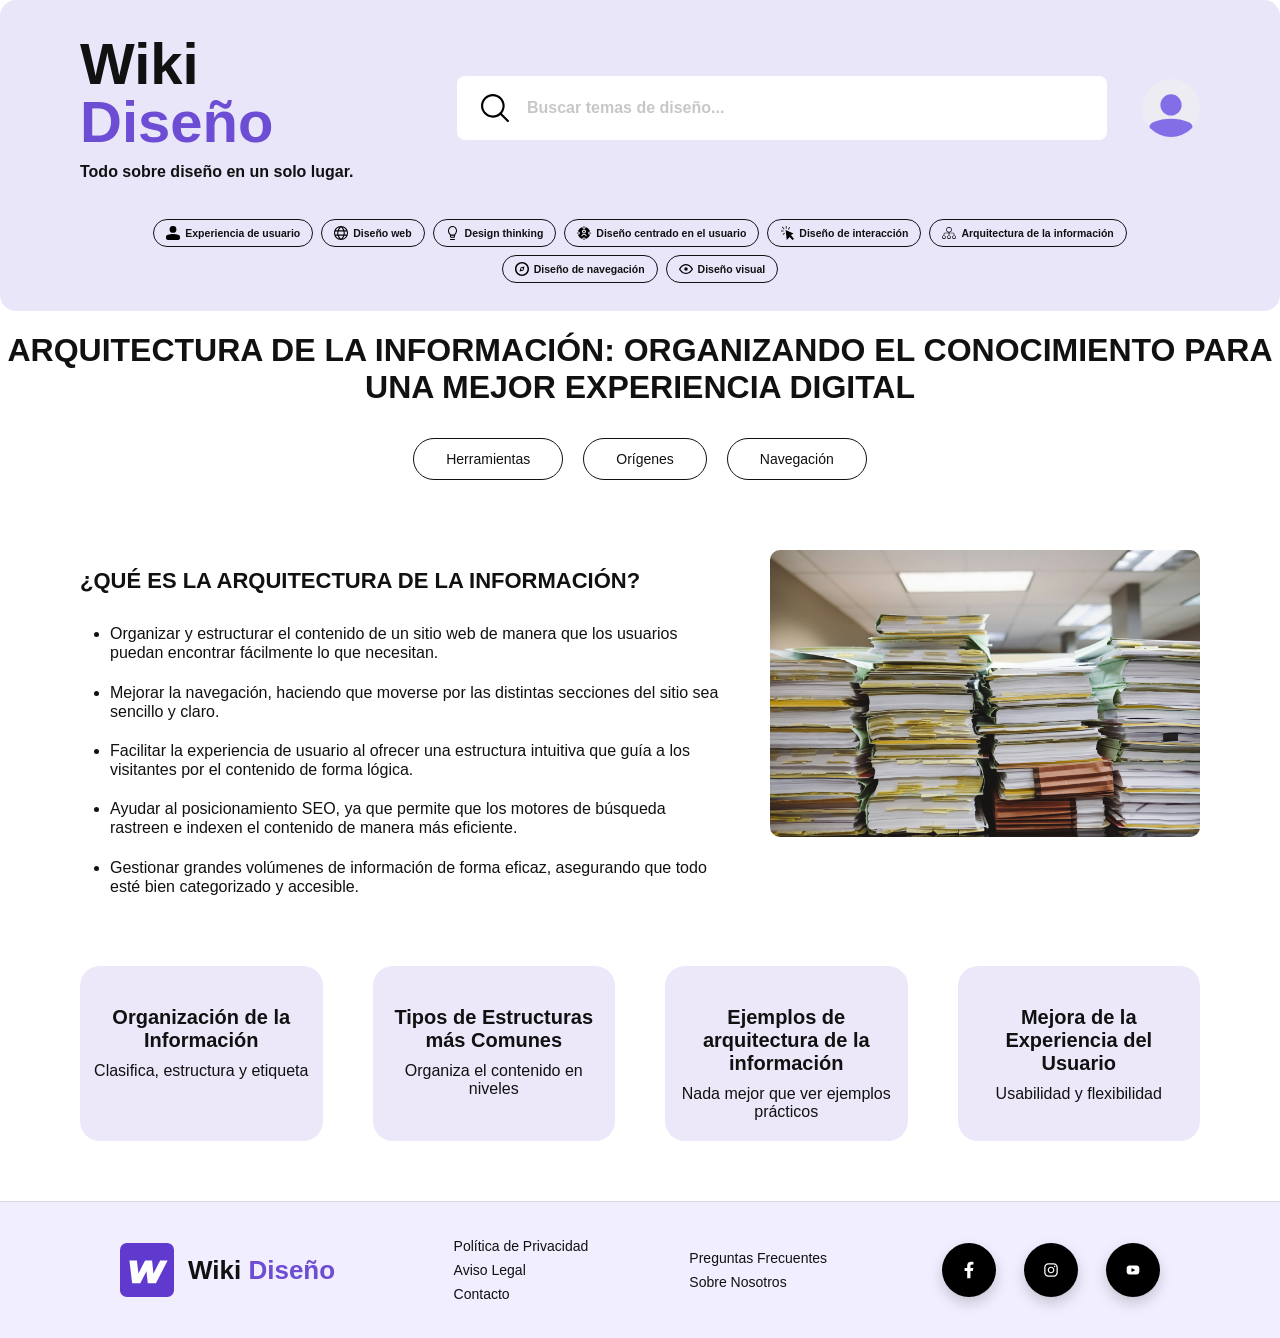
<file: index.html>
<!doctype html>
<html lang="es">
  <head>
    <meta charset="UTF-8" />
    <meta name="viewport" content="width=device-width, initial-scale=1.0" />
    <title>Wiki Diseño</title>
    <link rel="stylesheet" href="estilo.css" />
    <style>
      /* ===== RESET ===== */
      html,
      body {
        height: 100%;
        margin: 0;
      }
      body {
        min-height: 100vh;
        display: flex;
        flex-direction: column;
      }
      main {
        flex: 1;
        padding: 60px 80px;
      }

      /* ===== BOTÓN HAMBURGUESA ===== */
      .boton-menu {
        display: none;
        width: 46px;
        height: 46px;
        border: 1.5px solid #111;
        border-radius: 10px;
        background: #fff;
        flex-direction: column;
        justify-content: center;
        gap: 5px;
        padding: 10px;
        cursor: pointer;
      }
      .boton-menu span {
        display: block;
        width: 100%;
        height: 2px;
        background: #111;
        border-radius: 999px;
      }

      /* ===== MENÚ PRINCIPAL ===== */
      .menu-temas {
        display: flex;
        flex-wrap: wrap;
        justify-content: center;
        gap: 8px;
        padding: 10px 16px;
        margin-top: 28px;
        background-color: #e9e6fa;
      }

      /* ===== MENÚS SECUNDARIOS ===== */
      .menus-secundarios {
        display: flex;
        flex-wrap: wrap;
        justify-content: center;
        gap: 20px;
        padding: 10px 20px;
        margin: auto;
        border-radius: 16px;
        max-width: 600px;
      }
      .menu-item-secundario {
        display: inline-flex;
        align-items: center;
        gap: 8px;
        padding: 12px 32px;
        border: 1.5px solid #111;
        border-radius: 999px;
        font-family: "Poppins", Arial, sans-serif;
        font-size: 14px;
        color: #111;
        text-decoration: none;
        background-color: #fff;
        transition: all 0.25s ease;
        cursor: pointer;
      }
      .menu-item-secundario:hover {
        background-color: #fff;
        color: #6c4dd3;
        border-color: #111;
        transform: translateY(-2px);
      }
      .menu-item-secundario.activo {
        background-color: #6c4dd3;
        color: #fff;
        border-color: #6c4dd3;
        box-shadow: 0 3px 8px rgba(108, 77, 211, 0.3);
      }

      /* ===== CONTENIDO PRINCIPAL ===== */
      .info-principal {
        display: flex;
        justify-content: space-between;
        align-items: flex-start;
        gap: 50px;
        margin-bottom: 50px;
      }
      .texto-info {
        flex: 1;
      }
      .texto-info h1 {
        font-size: 22px;
        margin-bottom: 30px;
        display: flex;
        align-items: center;
        gap: 10px;
      }
      .texto-info ul {
        padding-left: 30px;
      }
      .texto-info li {
        margin-bottom: 20px;
        font-size: 16px;
        line-height: 1.2;
      }
      .imagen-info img {
        width: 430px;
        max-width: 100%;
        border-radius: 10px;
        height: auto;
      }

      .tarjetas-info {
        display: flex;
        justify-content: center;
        gap: 50px;
        flex-wrap: wrap;
      }
      .tarjeta {
        width: 200px;
        padding: 20px 10px;
        background: #ece8fa;
        border-radius: 20px;
        text-align: center;
        flex: 1;
        min-width: 180px;
        max-width: 250px;
      }
      .tarjeta h3 {
        font-size: 20px;
        margin-bottom: 10px;
      }
      .tarjeta p {
        font-size: 16px;
        margin: 0;
      }

      /* ===== RESPONSIVE ===== */
      @media (max-width: 1024px) {
        .boton-menu {
          display: flex;
          margin-top: 18px;
        }
        .menu-temas {
          display: none;
          flex-direction: column;
          align-items: stretch;
          width: 100%;
          margin-top: 20px;
          padding: 0;
          gap: 10px;
          background-color: transparent;
        }
        .menu-temas.abierto {
          display: flex;
        }
        .menu-item {
          width: 100%;
          justify-content: flex-start;
          padding: 14px 18px;
          font-size: 14px;
          border-radius: 8px;
          background-color: #e9e6fa;
        }
        main {
          padding: 40px 40px;
        }
        .menus-secundarios {
          flex-direction: column;
          align-items: center;
          gap: 12px;
          padding: 20px;
          margin: 10px auto;
          max-width: 100%;
        }
        .menu-item-secundario {
          width: 100%;
          justify-content: center;
          padding: 12px 20px;
          font-size: 14px;
          background-color: #f5f3ff;
        }
        .header-wiki {
          padding: 30px 40px 18px;
        }
        .header-superior {
          flex-direction: column;
          align-items: flex-start;
          gap: 24px;
        }
        .busqueda-usuario {
          width: 100%;
          justify-content: space-between;
        }
        .barra-busqueda {
          width: 100%;
          max-width: none;
        }
        .footer-wiki {
          grid-template-columns: repeat(2, 1fr);
          padding: 35px 40px;
        }

        .info-principal {
          flex-direction: column;
          align-items: center;
          gap: 30px;
        }
        .texto-info h1 {
          font-size: 20px;
        }
        .texto-info li {
          font-size: 15px;
        }
        .imagen-info img {
          width: 100%;
          max-width: 500px;
        }
        .tarjetas-info {
          gap: 30px;
        }
        .tarjeta {
          min-width: 150px;
          max-width: 220px;
        }
        .tarjeta h3 {
          font-size: 18px;
        }
        .tarjeta p {
          font-size: 14px;
        }
      }

      @media (max-width: 600px) {
        .header-wiki {
          padding: 25px 20px 16px;
        }
        .titulo-wiki h1 {
          font-size: 42px;
        }
        .busqueda-usuario {
          gap: 15px;
        }
        .barra-busqueda {
          height: 52px;
        }
        .icono-usuario {
          width: 42px;
          height: 42px;
        }
        main {
          padding: 25px 16px;
        }
        .menus-secundarios {
          gap: 10px;
          padding: 16px;
          border-radius: 12px;
        }
        .menu-item-secundario {
          padding: 10px 16px;
          font-size: 13px;
          width: 100%;
          justify-content: center;
        }
        .footer-wiki {
          grid-template-columns: 1fr;
          padding: 30px 20px;
          gap: 24px;
        }
        .footer-social {
          justify-content: flex-start;
        }

        .info-principal {
          flex-direction: column;
          gap: 25px;
          margin-bottom: 30px;
        }
        .texto-info h1 {
          font-size: 18px;
          margin-bottom: 20px;
          flex-wrap: wrap;
        }
        .texto-info ul {
          padding-left: 20px;
        }
        .texto-info li {
          font-size: 14px;
          margin-bottom: 15px;
        }
        .imagen-info img {
          width: 100%;
          max-width: 100%;
        }
        .tarjetas-info {
          flex-direction: column;
          align-items: center;
          gap: 20px;
        }
        .tarjeta {
          width: 100%;
          max-width: 100%;
          min-width: auto;
          padding: 18px 15px;
        }
        .tarjeta h3 {
          font-size: 17px;
        }
        .tarjeta p {
          font-size: 14px;
        }
      }

      @media (max-width: 400px) {
        main {
          padding: 20px 12px;
        }
        .texto-info h1 {
          font-size: 16px;
        }
        .texto-info li {
          font-size: 13px;
        }
        .tarjeta {
          padding: 15px 12px;
        }
        .tarjeta h3 {
          font-size: 15px;
        }
        .tarjeta p {
          font-size: 13px;
        }
      }
    </style>
  </head>
  <body>
    <!-- HEADER -->
    <header class="header-wiki">
      <div class="header-superior">
        <div class="titulo-wiki">
          <h1>Wiki <span>Diseño</span></h1>
          <p>Todo sobre diseño en un solo lugar.</p>
        </div>
        <div class="busqueda-usuario">
          <div class="barra-busqueda">
            <img src="img/lupa.svg" alt="Buscar" />
            <input type="text" placeholder="Buscar temas de diseño..." />
          </div>
          <img class="icono-usuario" src="img/user-icon.svg" alt="Usuario" />
        </div>
      </div>

      <button
        class="boton-menu"
        id="boton-menu"
        aria-label="Abrir menú"
        aria-expanded="false"
      >
        <span></span><span></span><span></span>
      </button>

      <!-- MENÚ PRINCIPAL -->
      <nav class="menu-temas" id="menu-temas">
        <a href="#" class="menu-item">
          <img src="img/user-experience.svg" alt="" />
          <span>Experiencia de usuario</span>
        </a>
        <a href="#" class="menu-item">
          <img src="img/web-design.svg" alt="" />
          <span>Diseño web</span>
        </a>
        <a href="#" class="menu-item">
          <img src="img/design-thinking.svg" alt="" />
          <span>Design thinking</span>
        </a>
        <a href="#" class="menu-item">
          <img src="img/user-focus.svg" alt="" />
          <span>Diseño centrado en el usuario</span>
        </a>
        <a href="#" class="menu-item">
          <img src="img/interactive.svg" alt="" />
          <span>Diseño de interacción</span>
        </a>
        <a
          href="Arquitectura-de-la-informacion.html"
          class="menu-item"
          id="menu-arquitectura"
        >
          <img src="img/information.svg" alt="" />
          <span>Arquitectura de la información</span>
        </a>
        <a href="#" class="menu-item">
          <img src="img/nav-design.svg" alt="" />
          <span>Diseño de navegación</span>
        </a>
        <a href="#" class="menu-item">
          <img src="img/visual-design.svg" alt="" />
          <span>Diseño visual</span>
        </a>
      </nav>
    </header>
<h1 style="text-align: center;">ARQUITECTURA DE LA INFORMACIÓN: ORGANIZANDO EL CONOCIMIENTO PARA UNA MEJOR EXPERIENCIA DIGITAL</h1>
    <!-- MENÚS SECUNDARIOS -->
    <div class="menus-secundarios">
      <a href="Herramientas.html" class="menu-item-secundario" id="menu-herramientas">
        Herramientas
      </a>
      <a href="Origenes.html" class="menu-item-secundario" id="menu-origenes">
        Orígenes
      </a>
      <a href="Navegacion.html" class="menu-item-secundario" id="menu-navegacion">
        Navegación
      </a>
    </div>

    <!-- CONTENIDO PRINCIPAL -->
    <main>
      <section class="info-principal">
        <div class="texto-info">
          <h1>¿QUÉ ES LA ARQUITECTURA DE LA INFORMACIÓN?</h1>
          <ul>
            <li>
              Organizar y estructurar el contenido de un sitio web de manera que
              los usuarios puedan encontrar fácilmente lo que necesitan.
            </li>
            <li>
              Mejorar la navegación, haciendo que moverse por las distintas
              secciones del sitio sea sencillo y claro.
            </li>
            <li>
              Facilitar la experiencia de usuario al ofrecer una estructura
              intuitiva que guía a los visitantes por el contenido de forma
              lógica.
            </li>
            <li>
              Ayudar al posicionamiento SEO, ya que permite que los motores de
              búsqueda rastreen e indexen el contenido de manera más eficiente.
            </li>
            <li>
              Gestionar grandes volúmenes de información de forma eficaz,
              asegurando que todo esté bien categorizado y accesible.
            </li>
          </ul>
        </div>
        <div class="imagen-info">
          <img
            src="images/Arquitectura/Pila de carpetas.jpg"
            alt="Arquitectura de la información"
          />
        </div>
      </section>

      <section class="tarjetas-info">
        <div class="tarjeta">
          <h3>Organización de la Información</h3>
          <p>Clasifica, estructura y etiqueta</p>
        </div>
        <div class="tarjeta">
          <h3>Tipos de Estructuras más Comunes</h3>
          <p>Organiza el contenido en niveles</p>
        </div>
        <div class="tarjeta">
          <h3>Ejemplos de arquitectura de la información</h3>
          <p>Nada mejor que ver ejemplos prácticos</p>
        </div>
        <div class="tarjeta">
          <h3>Mejora de la Experiencia del Usuario</h3>
          <p>Usabilidad y flexibilidad</p>
        </div>
      </section>
    </main>

    <!-- BOTÓN SUBIR -->
    <button class="btn-arriba" id="btn-arriba" aria-label="Volver al inicio">
      ↑
    </button>

    <!-- FOOTER -->
    <footer class="footer-wiki">
      <div class="footer-logo">
        <img src="img/logo.svg" alt="Logo Wiki Diseño" />
        <h2>Wiki <span>Diseño</span></h2>
      </div>
      <div class="footer-links">
        <a href="#">Política de Privacidad</a>
        <a href="#">Aviso Legal</a>
        <a href="#">Contacto</a>
      </div>
      <div class="footer-links">
        <a href="#">Preguntas Frecuentes</a>
        <a href="#">Sobre Nosotros</a>
      </div>
      <div class="footer-social">
        <a href="#"><img src="img/fb.svg" alt="Facebook" /></a>
        <a href="#"><img src="img/ig.svg" alt="Instagram" /></a>
        <a href="#"><img src="img/yt.svg" alt="YouTube" /></a>
      </div>
    </footer>

    <script>
      // ===== MENÚ ACTIVO =====
      document.addEventListener("DOMContentLoaded", () => {
        const paginaActual = window.location.pathname.split("/").pop();
        const menuArquitectura = document.getElementById("menu-arquitectura");
        const paginasSubmenu = [
          "Herramientas.html",
          "Origenes.html",
          "Navegacion.html",
        ];

        if (paginasSubmenu.includes(paginaActual)) {
          menuArquitectura.classList.add("activo");
          if (paginaActual === "Herramientas.html") {
            document.getElementById("menu-herramientas").classList.add("activo");
          } else if (paginaActual === "Origenes.html") {
            document.getElementById("menu-origenes").classList.add("activo");
          } else if (paginaActual === "Navegacion.html") {
            document.getElementById("menu-navegacion").classList.add("activo");
          }
        } else {
          document.querySelectorAll(".menu-item").forEach((enlace) => {
            if (enlace.getAttribute("href") === paginaActual) {
              enlace.classList.add("activo");
            }
          });
          if (paginaActual === "Arquitectura-de-la-informacion.html") {
            menuArquitectura.classList.add("activo");
          }
        }
      });

      // ===== TOGGLE MENÚ HAMBURGUESA =====
      const botonMenu = document.getElementById("boton-menu");
      const menu = document.getElementById("menu-temas");
      botonMenu.addEventListener("click", () => {
        menu.classList.toggle("abierto");
        botonMenu.setAttribute(
          "aria-expanded",
          botonMenu.getAttribute("aria-expanded") === "true" ? "false" : "true"
        );
      });

      // ===== BOTÓN SUBIR =====
      const botonArriba = document.getElementById("btn-arriba");
      window.addEventListener("scroll", () => {
        botonArriba.classList.toggle("visible", window.scrollY > 350);
      });
      botonArriba.addEventListener("click", () => {
        window.scrollTo({ top: 0, behavior: "smooth" });
      });
    </script>
  </body>
</html>
</file>
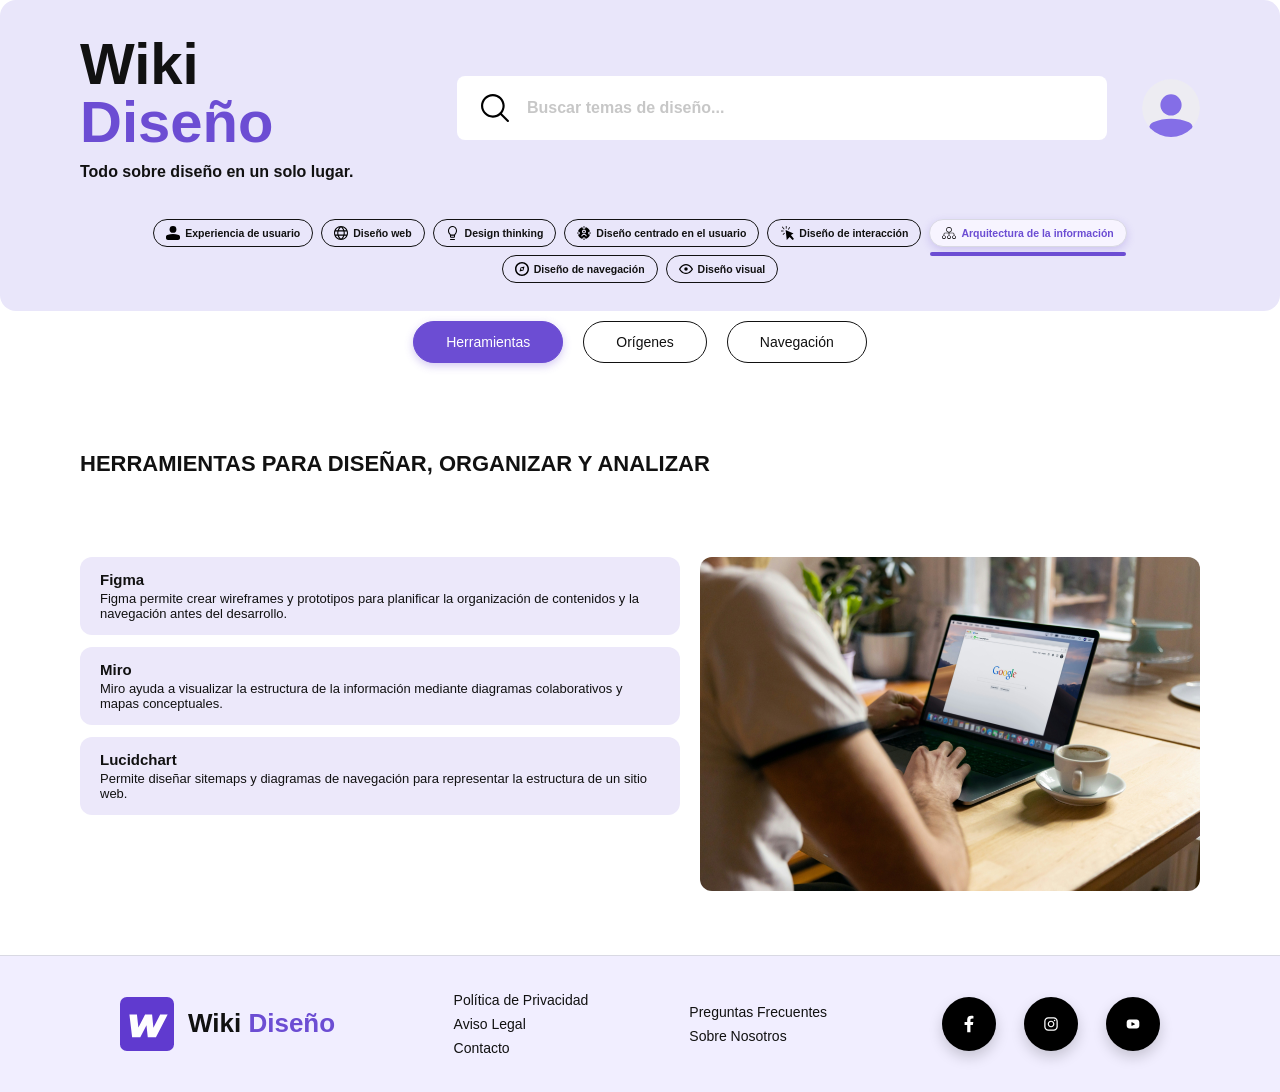
<file: Herramientas.html>
<!doctype html>
<html lang="es">
  <head>
    <meta charset="UTF-8" />
    <meta name="viewport" content="width=device-width, initial-scale=1.0" />
    <title>Wiki Diseño</title>
    <link rel="stylesheet" href="estilo.css" />
    <style>
      /* ===== RESET ===== */
      html,
      body {
        height: 100%;
        margin: 0;
      }
      body {
        min-height: 100vh;
        display: flex;
        flex-direction: column;
      }
      main {
        flex: 1;
        padding: 60px 80px;
      }

      /* ===== BOTÓN HAMBURGUESA ===== */
      .boton-menu {
        display: none;
        width: 46px;
        height: 46px;
        border: 1.5px solid #111;
        border-radius: 10px;
        background: #fff;
        flex-direction: column;
        justify-content: center;
        gap: 5px;
        padding: 10px;
        cursor: pointer;
      }
      .boton-menu span {
        display: block;
        width: 100%;
        height: 2px;
        background: #111;
        border-radius: 999px;
      }

      /* ===== MENÚ PRINCIPAL ===== */
      .menu-temas {
        display: flex;
        flex-wrap: wrap;
        justify-content: center;
        gap: 8px;
        padding: 10px 16px;
        margin-top: 28px;
        background-color: #e9e6fa;
      }

      /* ===== MENÚS SECUNDARIOS ===== */
      .menus-secundarios {
        display: flex;
        flex-wrap: wrap;
        justify-content: center;
        gap: 20px;
        padding: 10px 20px;
        margin: auto;
        border-radius: 16px;
        max-width: 600px;
      }
      .menu-item-secundario {
        display: inline-flex;
        align-items: center;
        gap: 8px;
        padding: 12px 32px;
        border: 1.5px solid #111;
        border-radius: 999px;
        font-family: "Poppins", Arial, sans-serif;
        font-size: 14px;
        color: #111;
        text-decoration: none;
        background-color: #fff;
        transition: all 0.25s ease;
        cursor: pointer;
      }
      .menu-item-secundario:hover {
        background-color: #fff;
        color: #6c4dd3;
        border-color: #111;
        transform: translateY(-2px);
      }
      .menu-item-secundario.activo {
        background-color: #6c4dd3;
        color: #fff;
        border-color: #6c4dd3;
        box-shadow: 0 3px 8px rgba(108, 77, 211, 0.3);
      }

      /* ===== CONTENIDO PRINCIPAL ===== */
      .info-principal {
        display: flex;
        justify-content: space-between;
        align-items: flex-start;
        gap: 50px;
        margin-bottom: 50px;
      }
      .texto-info {
        flex: 1;
      }
      .texto-info h1 {
        font-size: 22px;
        margin-bottom: 30px;
        display: flex;
        align-items: center;
        gap: 10px;
      }

      .contenido-herramientas {
        display: flex;
        justify-content: flex-start;
        align-items: flex-start;
        gap: 20px;
        margin-top: 40px;
      }

      /* ===== TARJETAS EN LISTA ===== */
      .tarjetas-info {
        display: flex;
        flex-direction: column;
        gap: 12px;
        flex: 0 0 auto;
        max-width: 600px;
      }
      .tarjeta {
        padding: 14px 20px;
        background: #ece8fa;
        border-radius: 12px;
        box-sizing: border-box;
        transition: transform 0.2s ease, box-shadow 0.2s ease;
      }
      .tarjeta:hover {
        transform: translateX(4px);
        box-shadow: 0 4px 12px rgba(108, 77, 211, 0.15);
      }
      .tarjeta h3 {
        font-size: 15px;
        margin: 0 0 3px 0;
      }
      .tarjeta p {
        font-size: 13px;
        margin: 0;
      }

      /* ===== IMAGEN ===== */
      .imagen-info img {
        width: 500px;
        max-width: 100%;
        border-radius: 12px;
        height: auto;
      }

      /* ===== RESPONSIVE ===== */
      @media (max-width: 1024px) {
        .boton-menu {
          display: flex;
          margin-top: 18px;
        }
        .menu-temas {
          display: none;
          flex-direction: column;
          align-items: stretch;
          width: 100%;
          margin-top: 20px;
          padding: 0;
          gap: 10px;
          background-color: transparent;
        }
        .menu-temas.abierto {
          display: flex;
        }
        .menu-item {
          width: 100%;
          justify-content: flex-start;
          padding: 14px 18px;
          font-size: 14px;
          border-radius: 8px;
          background-color: #e9e6fa;
        }
        main {
          padding: 40px 40px;
        }
        .menus-secundarios {
          flex-direction: column;
          align-items: center;
          gap: 12px;
          padding: 20px;
          margin: 10px auto;
          max-width: 100%;
        }
        .menu-item-secundario {
          width: 100%;
          justify-content: center;
          padding: 12px 20px;
          font-size: 14px;
          background-color: #f5f3ff;
        }
        .header-wiki {
          padding: 30px 40px 18px;
        }
        .header-superior {
          flex-direction: column;
          align-items: flex-start;
          gap: 24px;
        }
        .busqueda-usuario {
          width: 100%;
          justify-content: space-between;
        }
        .barra-busqueda {
          width: 100%;
          max-width: none;
        }
        .footer-wiki {
          grid-template-columns: repeat(2, 1fr);
          padding: 35px 40px;
        }

        .info-principal {
          flex-direction: column;
          align-items: center;
          gap: 30px;
        }
        .texto-info h1 {
          font-size: 20px;
        }
        .contenido-herramientas {
          flex-direction: column;
          align-items: center;
          gap: 30px;
        }
        .tarjetas-info {
          width: 100%;
          max-width: 100%;
          gap: 12px;
        }
        .tarjeta {
          max-width: 100%;
        }
        .tarjeta h3 {
          font-size: 17px;
        }
        .tarjeta p {
          font-size: 14px;
        }
        .imagen-info img {
          width: 100%;
          max-width: 600px;
        }
      }

      @media (max-width: 600px) {
        .header-wiki {
          padding: 25px 20px 16px;
        }
        .titulo-wiki h1 {
          font-size: 42px;
        }
        .busqueda-usuario {
          gap: 15px;
        }
        .barra-busqueda {
          height: 52px;
        }
        .icono-usuario {
          width: 42px;
          height: 42px;
        }
        main {
          padding: 25px 16px;
        }
        .menus-secundarios {
          gap: 10px;
          padding: 16px;
          border-radius: 12px;
        }
        .menu-item-secundario {
          padding: 10px 16px;
          font-size: 13px;
          width: 100%;
          justify-content: center;
        }
        .footer-wiki {
          grid-template-columns: 1fr;
          padding: 30px 20px;
          gap: 24px;
        }
        .footer-social {
          justify-content: flex-start;
        }

        .info-principal {
          flex-direction: column;
          gap: 25px;
          margin-bottom: 30px;
        }
        .texto-info h1 {
          font-size: 18px;
          margin-bottom: 20px;
          flex-wrap: wrap;
        }
        .tarjetas-info {
          gap: 10px;
          max-width: 100%;
        }
        .tarjeta {
          padding: 14px 16px;
          width: 100%;
        }
        .tarjeta h3 {
          font-size: 16px;
        }
        .tarjeta p {
          font-size: 13px;
        }
        .imagen-info img {
          width: 100%;
          max-width: 100%;
        }
      }

      @media (max-width: 400px) {
        main {
          padding: 20px 12px;
        }
        .texto-info h1 {
          font-size: 16px;
        }
        .tarjeta {
          padding: 12px 14px;
        }
        .tarjeta h3 {
          font-size: 14px;
        }
        .tarjeta p {
          font-size: 12px;
        }
      }
    </style>
  </head>
  <body>
    <!-- HEADER -->
    <header class="header-wiki">
      <div class="header-superior">
        <div class="titulo-wiki">
          <h1>Wiki <span>Diseño</span></h1>
          <p>Todo sobre diseño en un solo lugar.</p>
        </div>
        <div class="busqueda-usuario">
          <div class="barra-busqueda">
            <img src="img/lupa.svg" alt="Buscar" />
            <input type="text" placeholder="Buscar temas de diseño..." />
          </div>
          <img class="icono-usuario" src="img/user-icon.svg" alt="Usuario" />
        </div>
      </div>

      <button
        class="boton-menu"
        id="boton-menu"
        aria-label="Abrir menú"
        aria-expanded="false"
      >
        <span></span><span></span><span></span>
      </button>

      <!-- MENÚ PRINCIPAL -->
      <nav class="menu-temas" id="menu-temas">
        <a href="#" class="menu-item">
          <img src="img/user-experience.svg" alt="" />
          <span>Experiencia de usuario</span>
        </a>
        <a href="#" class="menu-item">
          <img src="img/web-design.svg" alt="" />
          <span>Diseño web</span>
        </a>
        <a href="#" class="menu-item">
          <img src="img/design-thinking.svg" alt="" />
          <span>Design thinking</span>
        </a>
        <a href="#" class="menu-item">
          <img src="img/user-focus.svg" alt="" />
          <span>Diseño centrado en el usuario</span>
        </a>
        <a href="#" class="menu-item">
          <img src="img/interactive.svg" alt="" />
          <span>Diseño de interacción</span>
        </a>
        <a
          href="Arquitectura-de-la-informacion.html"
          class="menu-item"
          id="menu-arquitectura"
        >
          <img src="img/information.svg" alt="" />
          <span>Arquitectura de la información</span>
        </a>
        <a href="#" class="menu-item">
          <img src="img/nav-design.svg" alt="" />
          <span>Diseño de navegación</span>
        </a>
        <a href="#" class="menu-item">
          <img src="img/visual-design.svg" alt="" />
          <span>Diseño visual</span>
        </a>
      </nav>
    </header>

    <!-- MENÚS SECUNDARIOS -->
    <div class="menus-secundarios">
      <a href="Herramientas.html" class="menu-item-secundario" id="menu-herramientas">
        Herramientas
      </a>
      <a href="Origenes.html" class="menu-item-secundario" id="menu-origenes">
        Orígenes
      </a>
      <a href="Navegacion.html" class="menu-item-secundario" id="menu-navegacion">
        Navegación
      </a>
    </div>

    <!-- CONTENIDO PRINCIPAL -->
    <main>
      <section class="info-principal">
        <div class="texto-info">
          <h1>HERRAMIENTAS PARA DISEÑAR, ORGANIZAR Y ANALIZAR</h1>
        </div>
      </section>

      <section class="contenido-herramientas">
        <div class="tarjetas-info">
          <div class="tarjeta">
            <h3>Figma</h3>
            <p>
              Figma permite crear wireframes y prototipos para planificar la
              organización de contenidos y la navegación antes del desarrollo.
            </p>
          </div>
          <div class="tarjeta">
            <h3>Miro</h3>
            <p>
              Miro ayuda a visualizar la estructura de la información mediante
              diagramas colaborativos y mapas conceptuales.
            </p>
          </div>
          <div class="tarjeta">
            <h3>Lucidchart</h3>
            <p>
              Permite diseñar sitemaps y diagramas de navegación para
              representar la estructura de un sitio web.
            </p>
          </div>
        </div>
        <div class="imagen-info">
          <img
            src="images/Arquitectura/Persona buscando.jpg"
            alt="Arquitectura de la información"
          />
        </div>
      </section>
    </main>

    <!-- BOTÓN SUBIR -->
    <button class="btn-arriba" id="btn-arriba" aria-label="Volver al inicio">
      ↑
    </button>

    <!-- FOOTER -->
    <footer class="footer-wiki">
      <div class="footer-logo">
        <img src="img/logo.svg" alt="Logo Wiki Diseño" />
        <h2>Wiki <span>Diseño</span></h2>
      </div>
      <div class="footer-links">
        <a href="#">Política de Privacidad</a>
        <a href="#">Aviso Legal</a>
        <a href="#">Contacto</a>
      </div>
      <div class="footer-links">
        <a href="#">Preguntas Frecuentes</a>
        <a href="#">Sobre Nosotros</a>
      </div>
      <div class="footer-social">
        <a href="#"><img src="img/fb.svg" alt="Facebook" /></a>
        <a href="#"><img src="img/ig.svg" alt="Instagram" /></a>
        <a href="#"><img src="img/yt.svg" alt="YouTube" /></a>
      </div>
    </footer>

    <script>
      // ===== MENÚ ACTIVO =====
      document.addEventListener("DOMContentLoaded", () => {
        const paginaActual = window.location.pathname.split("/").pop();
        const menuArquitectura = document.getElementById("menu-arquitectura");
        const paginasSubmenu = [
          "Herramientas.html",
          "Origenes.html",
          "Navegacion.html",
        ];

        if (paginasSubmenu.includes(paginaActual)) {
          menuArquitectura.classList.add("activo");
          if (paginaActual === "Herramientas.html") {
            document.getElementById("menu-herramientas").classList.add("activo");
          } else if (paginaActual === "Origenes.html") {
            document.getElementById("menu-origenes").classList.add("activo");
          } else if (paginaActual === "Navegacion.html") {
            document.getElementById("menu-navegacion").classList.add("activo");
          }
        } else {
          document.querySelectorAll(".menu-item").forEach((enlace) => {
            if (enlace.getAttribute("href") === paginaActual) {
              enlace.classList.add("activo");
            }
          });
          if (paginaActual === "Arquitectura-de-la-informacion.html") {
            menuArquitectura.classList.add("activo");
          }
        }
      });

      // ===== TOGGLE MENÚ HAMBURGUESA =====
      const botonMenu = document.getElementById("boton-menu");
      const menu = document.getElementById("menu-temas");
      botonMenu.addEventListener("click", () => {
        menu.classList.toggle("abierto");
        botonMenu.setAttribute(
          "aria-expanded",
          botonMenu.getAttribute("aria-expanded") === "true" ? "false" : "true"
        );
      });

      // ===== BOTÓN SUBIR =====
      const botonArriba = document.getElementById("btn-arriba");
      window.addEventListener("scroll", () => {
        botonArriba.classList.toggle("visible", window.scrollY > 350);
      });
      botonArriba.addEventListener("click", () => {
        window.scrollTo({ top: 0, behavior: "smooth" });
      });
    </script>
  </body>
</html>
</file>
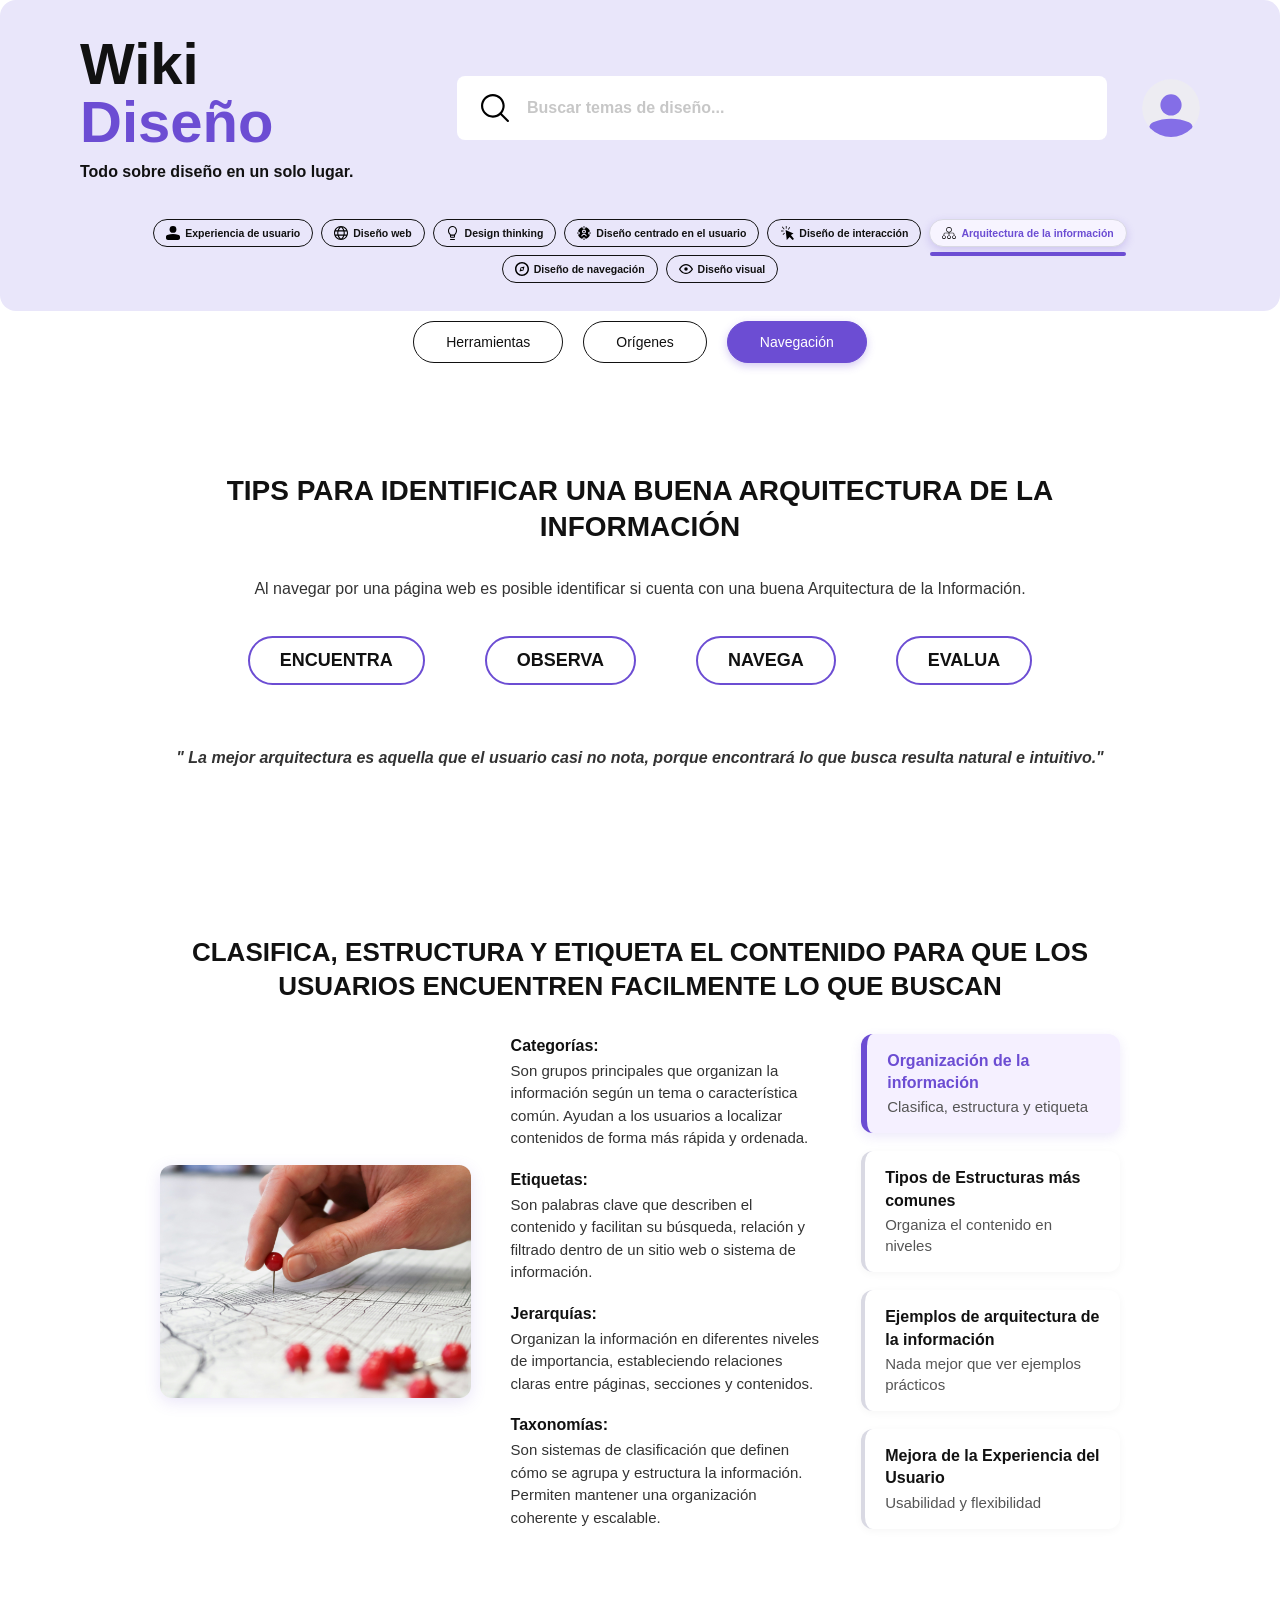
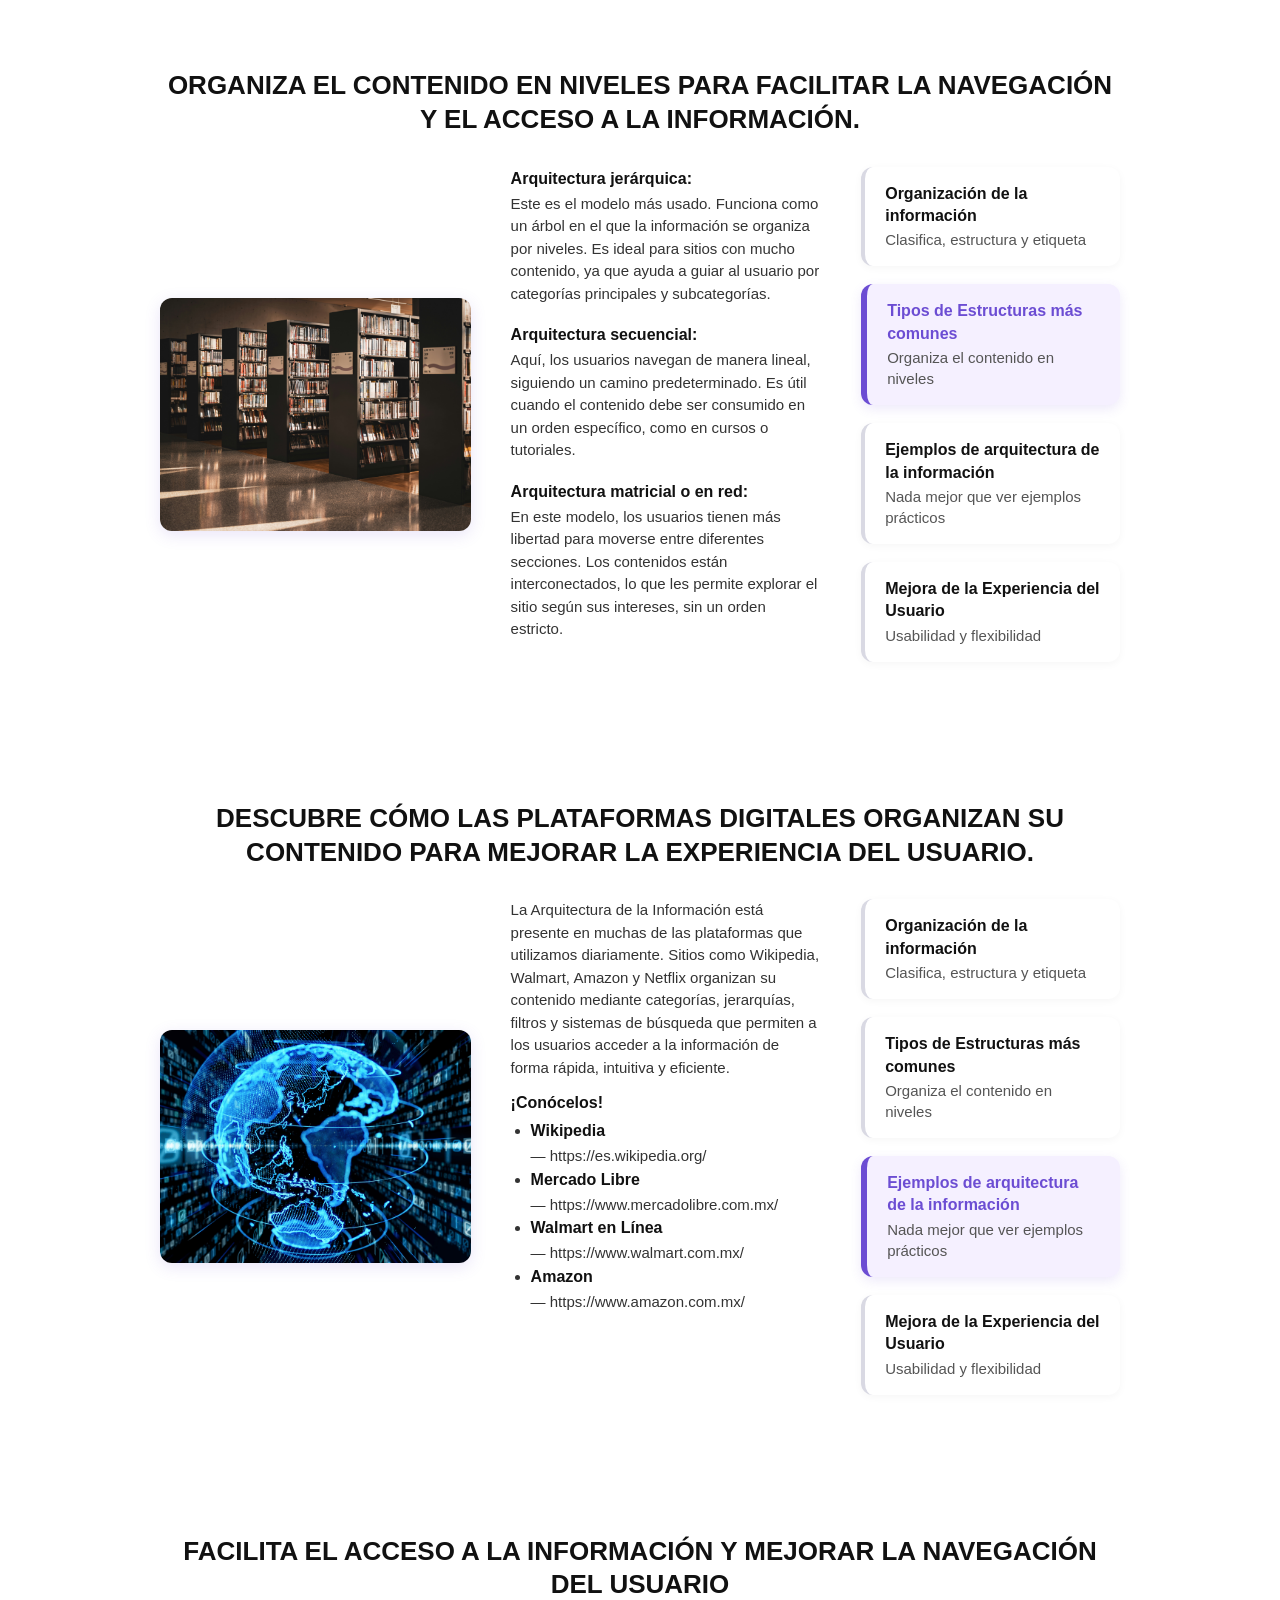
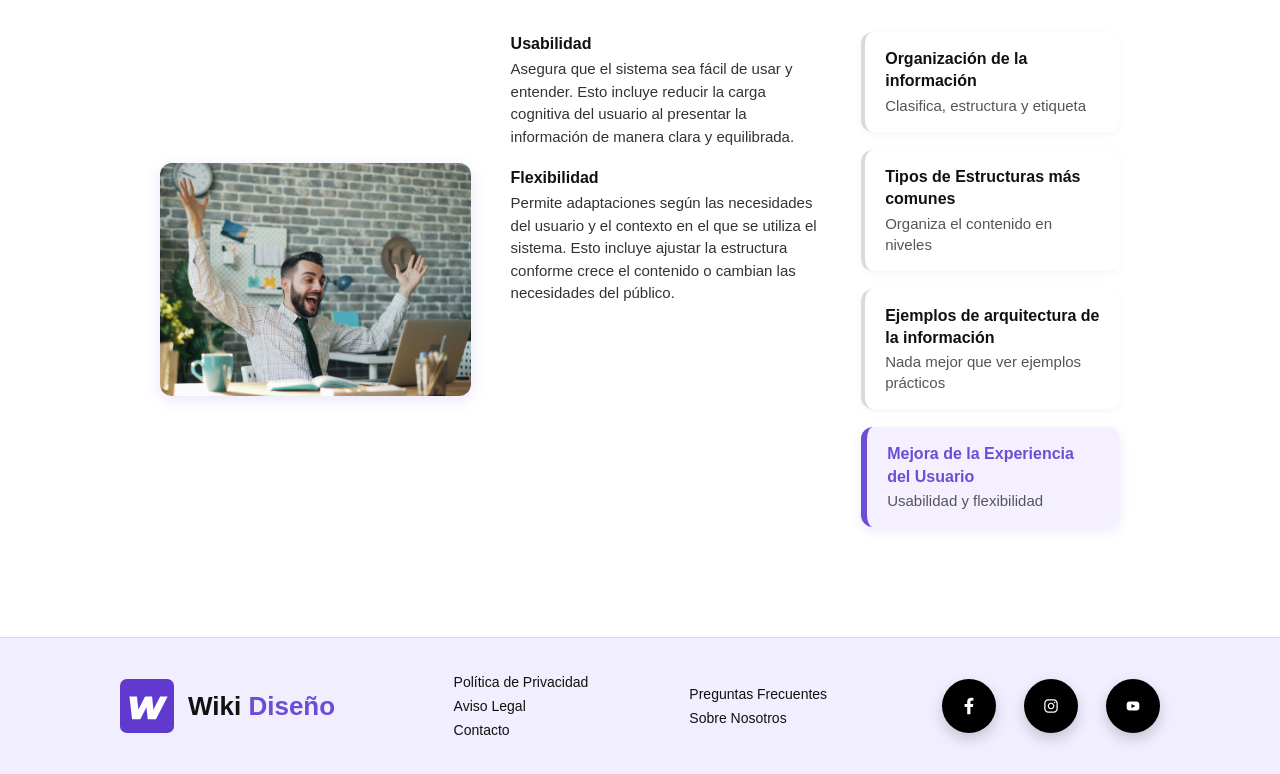
<file: Navegacion.html>
<!doctype html>
<html lang="es">
  <head>
    <meta charset="UTF-8" />
    <meta name="viewport" content="width=device-width, initial-scale=1.0" />
    <title>Wiki Diseño</title>
    <link rel="stylesheet" href="estilo.css" />
    <style>
      /* ===== RESET Y ESTRUCTURA ===== */
      html,
      body {
        height: 100%;
        margin: 0;
      }
      body {
        min-height: 100vh;
        display: flex;
        flex-direction: column;
      }
      main {
        flex: 1;
        padding: 60px 80px;
        display: flex;
        flex-direction: column;
        align-items: center;
      }

      /* ===== BOTÓN HAMBURGUESA ===== */
      .boton-menu {
        display: none;
        width: 46px;
        height: 46px;
        border: 1.5px solid #111;
        border-radius: 10px;
        background: #fff;
        flex-direction: column;
        justify-content: center;
        gap: 5px;
        padding: 10px;
        cursor: pointer;
      }
      .boton-menu span {
        display: block;
        width: 100%;
        height: 2px;
        background: #111;
        border-radius: 999px;
      }

      /* ===== MENÚ PRINCIPAL ===== */
      .menu-temas {
        display: flex;
        flex-wrap: wrap;
        justify-content: center;
        gap: 8px;
        padding: 10px 16px;
        margin-top: 28px;
        background-color: #e9e6fa;
      }

      /* ===== MENÚS SECUNDARIOS ===== */
      .menus-secundarios {
        display: flex;
        flex-wrap: wrap;
        justify-content: center;
        gap: 20px;
        padding: 10px 20px;
        margin: auto;
        border-radius: 16px;
        max-width: 600px;
      }
      .menu-item-secundario {
        display: inline-flex;
        align-items: center;
        gap: 8px;
        padding: 12px 32px;
        border: 1.5px solid #111;
        border-radius: 999px;
        font-family: "Poppins", Arial, sans-serif;
        font-size: 14px;
        color: #111;
        text-decoration: none;
        background-color: #fff;
        transition: all 0.25s ease;
        cursor: pointer;
      }
      .menu-item-secundario:hover {
        background-color: #fff;
        color: #6c4dd3;
        border-color: #111;
        transform: translateY(-2px);
      }
      .menu-item-secundario.activo {
        background-color: #6c4dd3;
        color: #fff;
        border-color: #6c4dd3;
        box-shadow: 0 3px 8px rgba(108, 77, 211, 0.3);
      }

      /* ===== SECCIÓN TIPS ===== */
      .seccion-tips {
        display: flex;
        justify-content: center;
        align-items: center;
        padding: 40px 80px;
        border-radius: 16px;
        max-width: 1300px;
        width: 100%;
        background: #fff;
      }
      .tips-contenido {
        max-width: 1300px;
        text-align: center;
        margin: 0 auto;
      }
      .tips-contenido h2 {
        font-family: "Poppins", Arial, sans-serif;
        font-size: 28px;
        font-weight: 700;
        color: #111;
        margin: 0 0 30px;
        line-height: 1.3;
      }
      .tips-contenido h2 span {
        color: #111;
      }
      .tips-contenido p {
        font-family: "Roboto", Arial, sans-serif;
        font-size: 16px;
        line-height: 1.6;
        color: #333;
        margin: 0 0 35px;
      }
      .tips-lista {
        display: flex;
        justify-content: center;
        gap: 60px;
        margin-bottom: 35px;
        padding: 0;
        list-style: none;
      }
      .tips-lista li {
        font-family: "Poppins", Arial, sans-serif;
        font-size: 18px;
        font-weight: 600;
        color: #111;
        display: flex;
        align-items: center;
        justify-content: center;
        padding: 12px 30px;
        border: 2px solid #6c4dd3;
        border-radius: 50px;
        background: #fff;
        transition: all 0.3s ease;
        cursor: default;
        min-width: 120px;
      }
      .tips-lista li:hover {
        background: #6c4dd3;
        color: #fff;
        transform: translateY(-3px);
        box-shadow: 0 6px 20px rgba(108, 77, 211, 0.3);
      }
      .tips-lista li::before {
        display: none;
      }
      .tips-cita {
        font-family: "Poppins", Arial, sans-serif;
        font-size: 20px;
        font-weight: 600;
        line-height: 1.5;
        color: #111;
        font-style: italic;
        padding: 25px 0 0;
        margin: 0 auto;
        max-width: 1300px;
      }

      /* ===== SECCIONES CLASIFICA ===== */
      .seccion-clasifica {
        display: flex;
        justify-content: center;
        align-items: center;
        margin-top: 40px;
        padding: 50px 80px;
        border-radius: 16px;
        max-width: 1300px;
        width: 100%;
      }
      .clasifica-contenido {
        max-width: 1300px;
        width: 100%;
        margin: 0 auto;
      }
      .clasifica-contenido h2 {
        font-family: "Poppins", Arial, sans-serif;
        font-size: 26px;
        font-weight: 700;
        color: #111;
        margin: 0 0 30px;
        line-height: 1.3;
        text-align: center;
      }
      .clasifica-grid {
        display: flex;
        gap: 40px;
        align-items: stretch;
      }
      .clasifica-izquierda {
        flex: 1.2;
        display: flex;
        align-items: center;
        justify-content: center;
        max-width: 500px;
      }
      .clasifica-izquierda img {
        width: 100%;
        height: auto;
        object-fit: cover;
        aspect-ratio: 4 / 3;
        border-radius: 12px;
        box-shadow: 0 4px 16px rgba(108, 77, 211, 0.15);
      }
      .clasifica-centro {
        flex: 1.2;
        display: flex;
        flex-direction: column;
        gap: 18px;
      }
      .concepto-texto {
        font-family: "Roboto", Arial, sans-serif;
        font-size: 15px;
        line-height: 1.5;
        color: #333;
      }
      .concepto-texto strong {
        font-family: "Poppins", Arial, sans-serif;
        font-weight: 700;
        color: #111;
        display: block;
        font-size: 16px;
        margin-bottom: 2px;
      }
      .concepto-texto p {
        margin: 0;
      }
      .clasifica-derecha {
        flex: 1;
        display: flex;
        flex-direction: column;
        gap: 18px;
      }
      .item-tarjeta {
        background: #fff;
        padding: 16px 20px;
        border-radius: 12px;
        border-left: 4px solid #d9d9e3;
        box-shadow: 0 2px 8px rgba(0, 0, 0, 0.04);
        font-family: "Roboto", Arial, sans-serif;
        font-size: 15px;
        line-height: 1.4;
        color: #333;
        transition: all 0.2s ease;
      }
      .item-tarjeta strong {
        font-family: "Poppins", Arial, sans-serif;
        font-weight: 600;
        color: #111;
        display: block;
        margin-bottom: 2px;
        font-size: 16px;
      }
      .item-tarjeta span {
        font-size: 15px;
        color: #555;
      }
      .item-tarjeta.resaltada {
        border-left: 6px solid #6c4dd3;
        background-color: #f5f0ff;
        box-shadow: 0 4px 12px rgba(108, 77, 211, 0.12);
      }
      .item-tarjeta.resaltada strong {
        color: #6c4dd3;
      }

      /* ===== RESPONSIVE ===== */
      @media (max-width: 1024px) {
        .boton-menu {
          display: flex;
          margin-top: 18px;
        }
        .menu-temas {
          display: none;
          flex-direction: column;
          align-items: stretch;
          width: 100%;
          margin-top: 20px;
          padding: 0;
          gap: 10px;
          background-color: transparent;
        }
        .menu-temas.abierto {
          display: flex;
        }
        .menu-item {
          width: 100%;
          justify-content: flex-start;
          padding: 14px 18px;
          font-size: 14px;
          border-radius: 8px;
          background-color: #e9e6fa;
        }
        main {
          padding: 40px 40px;
        }
        .menus-secundarios {
          flex-direction: column;
          align-items: center;
          gap: 12px;
          padding: 20px;
          margin: 10px auto;
          max-width: 100%;
        }
        .menu-item-secundario {
          width: 100%;
          justify-content: center;
          padding: 12px 20px;
          font-size: 14px;
          background-color: #f5f3ff;
        }
        .header-wiki {
          padding: 30px 40px 18px;
        }
        .header-superior {
          flex-direction: column;
          align-items: flex-start;
          gap: 24px;
        }
        .busqueda-usuario {
          width: 100%;
          justify-content: space-between;
        }
        .barra-busqueda {
          width: 100%;
          max-width: none;
        }
        .footer-wiki {
          grid-template-columns: repeat(2, 1fr);
          padding: 35px 40px;
        }

        .seccion-tips {
          padding: 30px 50px;
          max-width: 100%;
        }
        .tips-contenido h2 {
          font-size: 24px;
          margin-bottom: 25px;
        }
        .tips-contenido p {
          margin-bottom: 30px;
        }
        .tips-lista {
          gap: 30px;
          flex-wrap: wrap;
          margin-bottom: 30px;
        }
        .tips-lista li {
          font-size: 16px;
          padding: 10px 25px;
          min-width: 100px;
        }
        .tips-cita {
          font-size: 18px;
          max-width: 100%;
          padding-top: 20px;
        }

        .seccion-clasifica {
          padding: 35px 40px;
          max-width: 100%;
        }
        .clasifica-contenido h2 {
          font-size: 22px;
        }
        .clasifica-grid {
          flex-direction: column;
          gap: 30px;
        }
        .clasifica-izquierda {
          flex: none;
          width: 100%;
          max-width: 450px;
          margin: 0 auto;
        }
        .clasifica-izquierda img {
          max-width: 100%;
          aspect-ratio: 4 / 3;
        }
        .clasifica-centro,
        .clasifica-derecha {
          flex: none;
          width: 100%;
        }
      }

      @media (max-width: 600px) {
        .header-wiki {
          padding: 25px 20px 16px;
        }
        .titulo-wiki h1 {
          font-size: 42px;
        }
        .busqueda-usuario {
          gap: 15px;
        }
        .barra-busqueda {
          height: 52px;
        }
        .icono-usuario {
          width: 42px;
          height: 42px;
        }
        main {
          padding: 25px 16px;
        }
        .menus-secundarios {
          gap: 10px;
          padding: 16px;
          border-radius: 12px;
        }
        .menu-item-secundario {
          padding: 10px 16px;
          font-size: 13px;
          width: 100%;
          justify-content: center;
        }
        .footer-wiki {
          grid-template-columns: 1fr;
          padding: 30px 20px;
          gap: 24px;
        }
        .footer-social {
          justify-content: flex-start;
        }

        .seccion-tips {
          padding: 25px 20px;
        }
        .tips-contenido h2 {
          font-size: 20px;
          margin-bottom: 20px;
        }
        .tips-contenido p {
          font-size: 14px;
          margin-bottom: 25px;
        }
        .tips-lista {
          flex-direction: column;
          gap: 15px;
          align-items: center;
          margin-bottom: 25px;
        }
        .tips-lista li {
          font-size: 15px;
          padding: 10px 30px;
          min-width: 140px;
          width: 100%;
          max-width: 200px;
        }
        .tips-cita {
          font-size: 16px;
          padding-top: 18px;
        }

        .seccion-clasifica {
          padding: 25px 20px;
          margin-top: 30px;
        }
        .clasifica-contenido h2 {
          font-size: 18px;
          text-align: center;
        }
        .clasifica-grid {
          flex-direction: column;
          gap: 20px;
        }
        .clasifica-izquierda {
          max-width: 100%;
        }
        .clasifica-izquierda img {
          max-width: 100%;
          aspect-ratio: 4 / 3;
        }
        .clasifica-centro {
          gap: 14px;
        }
        .concepto-texto {
          font-size: 14px;
        }
        .concepto-texto strong {
          font-size: 15px;
        }
        .clasifica-derecha {
          gap: 14px;
        }
        .item-tarjeta {
          padding: 14px 16px;
          font-size: 14px;
        }
        .item-tarjeta strong {
          font-size: 15px;
        }
      }

      @media (max-width: 400px) {
        main {
          padding: 20px 12px;
        }
        .seccion-tips {
          padding: 20px 15px;
        }
        .tips-contenido h2 {
          font-size: 18px;
          margin-bottom: 15px;
        }
        .tips-contenido p {
          font-size: 13px;
          margin-bottom: 20px;
        }
        .tips-lista {
          gap: 12px;
        }
        .tips-lista li {
          font-size: 14px;
          padding: 8px 20px;
          min-width: 120px;
        }
        .tips-cita {
          font-size: 14px;
          padding-top: 15px;
        }
        .seccion-clasifica {
          padding: 20px 15px;
          margin-top: 25px;
        }
        .clasifica-contenido h2 {
          font-size: 16px;
        }
        .concepto-texto {
          font-size: 13px;
        }
        .concepto-texto strong {
          font-size: 14px;
        }
        .item-tarjeta {
          padding: 12px 14px;
          font-size: 13px;
        }
        .item-tarjeta strong {
          font-size: 14px;
        }
      }
    </style>
  </head>
  <body>
    <!-- HEADER -->
    <header class="header-wiki">
      <div class="header-superior">
        <div class="titulo-wiki">
          <h1>Wiki <span>Diseño</span></h1>
          <p>Todo sobre diseño en un solo lugar.</p>
        </div>
        <div class="busqueda-usuario">
          <div class="barra-busqueda">
            <img src="img/lupa.svg" alt="Buscar" />
            <input type="text" placeholder="Buscar temas de diseño..." />
          </div>
          <img class="icono-usuario" src="img/user-icon.svg" alt="Usuario" />
        </div>
      </div>
      <button class="boton-menu" id="boton-menu" aria-label="Abrir menú" aria-expanded="false">
        <span></span><span></span><span></span>
      </button>
      <nav class="menu-temas" id="menu-temas">
        <a href="#" class="menu-item"><img src="img/user-experience.svg" alt="" /><span>Experiencia de usuario</span></a>
        <a href="#" class="menu-item"><img src="img/web-design.svg" alt="" /><span>Diseño web</span></a>
        <a href="#" class="menu-item"><img src="img/design-thinking.svg" alt="" /><span>Design thinking</span></a>
        <a href="#" class="menu-item"><img src="img/user-focus.svg" alt="" /><span>Diseño centrado en el usuario</span></a>
        <a href="#" class="menu-item"><img src="img/interactive.svg" alt="" /><span>Diseño de interacción</span></a>
        <a href="Arquitectura-de-la-informacion.html" class="menu-item" id="menu-arquitectura"><img src="img/information.svg" alt="" /><span>Arquitectura de la información</span></a>
        <a href="#" class="menu-item"><img src="img/nav-design.svg" alt="" /><span>Diseño de navegación</span></a>
        <a href="#" class="menu-item"><img src="img/visual-design.svg" alt="" /><span>Diseño visual</span></a>
      </nav>
    </header>

    <!-- MENÚS SECUNDARIOS -->
    <div class="menus-secundarios">
      <a href="Herramientas.html" class="menu-item-secundario" id="menu-herramientas">Herramientas</a>
      <a href="Origenes.html" class="menu-item-secundario" id="menu-origenes">Orígenes</a>
      <a href="Navegacion.html" class="menu-item-secundario" id="menu-navegacion">Navegación</a>
    </div>

    <!-- CONTENIDO PRINCIPAL -->
    <main>
      <!-- SECCIÓN TIPS -->
      <section class="seccion-tips">
        <div class="tips-contenido">
          <h2>TIPS PARA IDENTIFICAR UNA BUENA <span>ARQUITECTURA DE LA INFORMACIÓN</span></h2>
          <p>Al navegar por una página web es posible identificar si cuenta con una buena Arquitectura de la Información.</p>
          <ul class="tips-lista">
            <li>ENCUENTRA</li>
            <li>OBSERVA</li>
            <li>NAVEGA</li>
            <li>EVALUA</li>
          </ul>
          <p class="tips-cita">" La mejor arquitectura es aquella que el usuario casi no nota, porque encontrará lo que busca resulta natural e intuitivo."</p>
        </div>
      </section>

      <!-- SECCIÓN 1 -->
      <section class="seccion-clasifica">
        <div class="clasifica-contenido">
          <h2>CLASIFICA, ESTRUCTURA Y ETIQUETA EL CONTENIDO PARA QUE LOS USUARIOS ENCUENTREN FACILMENTE LO QUE BUSCAN</h2>
          <div class="clasifica-grid">
            <div class="clasifica-izquierda"><img src="images/Arquitectura/Mapa.jpg" alt="Estructura de la información" /></div>
            <div class="clasifica-centro">
              <div class="concepto-texto"><strong>Categorías:</strong><p>Son grupos principales que organizan la información según un tema o característica común. Ayudan a los usuarios a localizar contenidos de forma más rápida y ordenada.</p></div>
              <div class="concepto-texto"><strong>Etiquetas:</strong><p>Son palabras clave que describen el contenido y facilitan su búsqueda, relación y filtrado dentro de un sitio web o sistema de información.</p></div>
              <div class="concepto-texto"><strong>Jerarquías:</strong><p>Organizan la información en diferentes niveles de importancia, estableciendo relaciones claras entre páginas, secciones y contenidos.</p></div>
              <div class="concepto-texto"><strong>Taxonomías:</strong><p>Son sistemas de clasificación que definen cómo se agrupa y estructura la información. Permiten mantener una organización coherente y escalable.</p></div>
            </div>
            <div class="clasifica-derecha">
              <div class="item-tarjeta resaltada"><strong>Organización de la información</strong><span>Clasifica, estructura y etiqueta</span></div>
              <div class="item-tarjeta"><strong>Tipos de Estructuras más comunes</strong><span>Organiza el contenido en niveles</span></div>
              <div class="item-tarjeta"><strong>Ejemplos de arquitectura de la información</strong><span>Nada mejor que ver ejemplos prácticos</span></div>
              <div class="item-tarjeta"><strong>Mejora de la Experiencia del Usuario</strong><span>Usabilidad y flexibilidad</span></div>
            </div>
          </div>
        </div>
      </section>

      <!-- SECCIÓN 2 -->
      <section class="seccion-clasifica">
        <div class="clasifica-contenido">
          <h2>ORGANIZA EL CONTENIDO EN NIVELES PARA FACILITAR LA NAVEGACIÓN Y EL ACCESO A LA INFORMACIÓN.</h2>
          <div class="clasifica-grid">
            <div class="clasifica-izquierda"><img src="images/Arquitectura/Biblioteca ordenada.jpg" alt="Niveles de organización" /></div>
            <div class="clasifica-centro">
              <div class="concepto-texto"><strong>Arquitectura jerárquica:</strong><p>Este es el modelo más usado. Funciona como un árbol en el que la información se organiza por niveles. Es ideal para sitios con mucho contenido, ya que ayuda a guiar al usuario por categorías principales y subcategorías.</p></div>
              <div class="concepto-texto"><strong>Arquitectura secuencial:</strong><p>Aquí, los usuarios navegan de manera lineal, siguiendo un camino predeterminado. Es útil cuando el contenido debe ser consumido en un orden específico, como en cursos o tutoriales.</p></div>
              <div class="concepto-texto"><strong>Arquitectura matricial o en red:</strong><p>En este modelo, los usuarios tienen más libertad para moverse entre diferentes secciones. Los contenidos están interconectados, lo que les permite explorar el sitio según sus intereses, sin un orden estricto.</p></div>
            </div>
            <div class="clasifica-derecha">
              <div class="item-tarjeta"><strong>Organización de la información</strong><span>Clasifica, estructura y etiqueta</span></div>
              <div class="item-tarjeta resaltada"><strong>Tipos de Estructuras más comunes</strong><span>Organiza el contenido en niveles</span></div>
              <div class="item-tarjeta"><strong>Ejemplos de arquitectura de la información</strong><span>Nada mejor que ver ejemplos prácticos</span></div>
              <div class="item-tarjeta"><strong>Mejora de la Experiencia del Usuario</strong><span>Usabilidad y flexibilidad</span></div>
            </div>
          </div>
        </div>
      </section>

      <!-- SECCIÓN 3 -->
      <section class="seccion-clasifica">
        <div class="clasifica-contenido">
          <h2>DESCUBRE CÓMO LAS PLATAFORMAS DIGITALES ORGANIZAN SU CONTENIDO PARA MEJORAR LA EXPERIENCIA DEL USUARIO.</h2>
          <div class="clasifica-grid">
            <div class="clasifica-izquierda"><img src="images/Arquitectura/Plataformas.png" alt="Plataformas digitales" /></div>
            <div class="clasifica-centro">
              <div class="concepto-texto">
                <p>La Arquitectura de la Información está presente en muchas de las plataformas que utilizamos diariamente. Sitios como Wikipedia, Walmart, Amazon y Netflix organizan su contenido mediante categorías, jerarquías, filtros y sistemas de búsqueda que permiten a los usuarios acceder a la información de forma rápida, intuitiva y eficiente.</p>
                <p style="margin-top:12px;"><strong>¡Conócelos!</strong></p>
                <ul style="margin-top:4px; padding-left:20px;">
                  <li><strong>Wikipedia</strong> — https://es.wikipedia.org/</li>
                  <li><strong>Mercado Libre</strong> — https://www.mercadolibre.com.mx/</li>
                  <li><strong>Walmart en Línea</strong> — https://www.walmart.com.mx/</li>
                  <li><strong>Amazon</strong> — https://www.amazon.com.mx/</li>
                </ul>
              </div>
            </div>
            <div class="clasifica-derecha">
              <div class="item-tarjeta"><strong>Organización de la información</strong><span>Clasifica, estructura y etiqueta</span></div>
              <div class="item-tarjeta"><strong>Tipos de Estructuras más comunes</strong><span>Organiza el contenido en niveles</span></div>
              <div class="item-tarjeta resaltada"><strong>Ejemplos de arquitectura de la información</strong><span>Nada mejor que ver ejemplos prácticos</span></div>
              <div class="item-tarjeta"><strong>Mejora de la Experiencia del Usuario</strong><span>Usabilidad y flexibilidad</span></div>
            </div>
          </div>
        </div>
      </section>

      <!-- SECCIÓN 4 -->
      <section class="seccion-clasifica">
        <div class="clasifica-contenido">
          <h2>FACILITA EL ACCESO A LA INFORMACIÓN Y MEJORAR LA NAVEGACIÓN DEL USUARIO</h2>
          <div class="clasifica-grid">
            <div class="clasifica-izquierda"><img src="images/Arquitectura/satisfacción.jpg" alt="Acceso a la información" /></div>
            <div class="clasifica-centro">
              <div class="concepto-texto"><strong>Usabilidad</strong><p>Asegura que el sistema sea fácil de usar y entender. Esto incluye reducir la carga cognitiva del usuario al presentar la información de manera clara y equilibrada.</p></div>
              <div class="concepto-texto"><strong>Flexibilidad</strong><p>Permite adaptaciones según las necesidades del usuario y el contexto en el que se utiliza el sistema. Esto incluye ajustar la estructura conforme crece el contenido o cambian las necesidades del público.</p></div>
            </div>
            <div class="clasifica-derecha">
              <div class="item-tarjeta"><strong>Organización de la información</strong><span>Clasifica, estructura y etiqueta</span></div>
              <div class="item-tarjeta"><strong>Tipos de Estructuras más comunes</strong><span>Organiza el contenido en niveles</span></div>
              <div class="item-tarjeta"><strong>Ejemplos de arquitectura de la información</strong><span>Nada mejor que ver ejemplos prácticos</span></div>
              <div class="item-tarjeta resaltada"><strong>Mejora de la Experiencia del Usuario</strong><span>Usabilidad y flexibilidad</span></div>
            </div>
          </div>
        </div>
      </section>
    </main>

    <!-- BOTÓN SUBIR -->
    <button class="btn-arriba" id="btn-arriba" aria-label="Volver al inicio">↑</button>

    <!-- FOOTER -->
    <footer class="footer-wiki">
      <div class="footer-logo">
        <img src="img/logo.svg" alt="Logo Wiki Diseño" />
        <h2>Wiki <span>Diseño</span></h2>
      </div>
      <div class="footer-links">
        <a href="#">Política de Privacidad</a>
        <a href="#">Aviso Legal</a>
        <a href="#">Contacto</a>
      </div>
      <div class="footer-links">
        <a href="#">Preguntas Frecuentes</a>
        <a href="#">Sobre Nosotros</a>
      </div>
      <div class="footer-social">
        <a href="#"><img src="img/fb.svg" alt="Facebook" /></a>
        <a href="#"><img src="img/ig.svg" alt="Instagram" /></a>
        <a href="#"><img src="img/yt.svg" alt="YouTube" /></a>
      </div>
    </footer>

    <script>
      // ===== MENÚ ACTIVO =====
      document.addEventListener("DOMContentLoaded", () => {
        const paginaActual = window.location.pathname.split("/").pop();
        const menuArquitectura = document.getElementById("menu-arquitectura");
        const paginasSubmenu = ["Herramientas.html", "Origenes.html", "Navegacion.html"];

        if (paginasSubmenu.includes(paginaActual)) {
          menuArquitectura.classList.add("activo");
          const mapa = { "Herramientas.html": "menu-herramientas", "Origenes.html": "menu-origenes", "Navegacion.html": "menu-navegacion" };
          const id = mapa[paginaActual];
          if (id) document.getElementById(id).classList.add("activo");
        } else {
          document.querySelectorAll(".menu-item").forEach((el) => {
            if (el.getAttribute("href") === paginaActual) el.classList.add("activo");
          });
          if (paginaActual === "Arquitectura-de-la-informacion.html") {
            menuArquitectura.classList.add("activo");
          }
        }
      });

      // ===== TOGGLE MENÚ HAMBURGUESA =====
      const botonMenu = document.getElementById("boton-menu");
      const menu = document.getElementById("menu-temas");
      botonMenu.addEventListener("click", () => {
        menu.classList.toggle("abierto");
        const expanded = botonMenu.getAttribute("aria-expanded") === "true";
        botonMenu.setAttribute("aria-expanded", !expanded);
      });

      // ===== BOTÓN SUBIR =====
      const botonArriba = document.getElementById("btn-arriba");
      window.addEventListener("scroll", () => {
        botonArriba.classList.toggle("visible", window.scrollY > 350);
      });
      botonArriba.addEventListener("click", () => {
        window.scrollTo({ top: 0, behavior: "smooth" });
      });
    </script>
  </body>
</html>
</file>
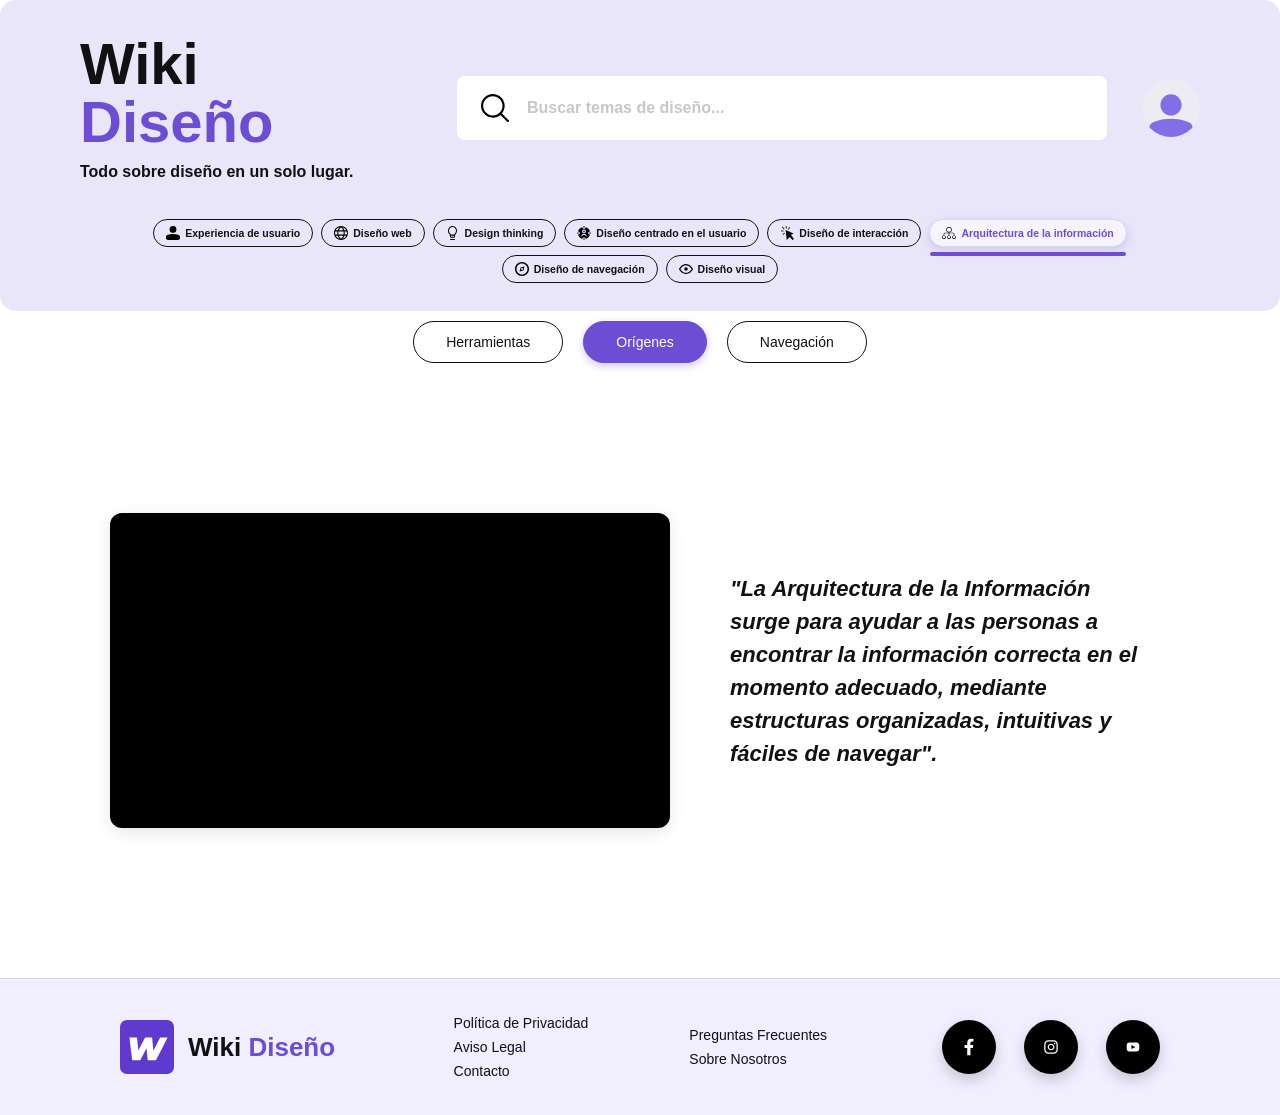
<file: Origenes.html>
<!doctype html>
<html lang="es">
  <head>
    <meta charset="UTF-8" />
    <meta name="viewport" content="width=device-width, initial-scale=1.0" />
    <title>Wiki Diseño</title>
    <link rel="stylesheet" href="estilo.css" />
    <style>
      /* ===== RESET ===== */
      html,
      body {
        height: 100%;
        margin: 0;
      }
      body {
        min-height: 100vh;
        display: flex;
        flex-direction: column;
      }
      main {
        flex: 1;
        padding: 60px 80px;
      }

      /* ===== BOTÓN HAMBURGUESA ===== */
      .boton-menu {
        display: none;
        width: 46px;
        height: 46px;
        border: 1.5px solid #111;
        border-radius: 10px;
        background: #fff;
        flex-direction: column;
        justify-content: center;
        gap: 5px;
        padding: 10px;
        cursor: pointer;
      }
      .boton-menu span {
        display: block;
        width: 100%;
        height: 2px;
        background: #111;
        border-radius: 999px;
      }

      /* ===== MENÚ PRINCIPAL ===== */
      .menu-temas {
        display: flex;
        flex-wrap: wrap;
        justify-content: center;
        gap: 8px;
        padding: 10px 16px;
        margin-top: 28px;
        background-color: #e9e6fa;
      }

      /* ===== MENÚS SECUNDARIOS ===== */
      .menus-secundarios {
        display: flex;
        flex-wrap: wrap;
        justify-content: center;
        gap: 20px;
        padding: 10px 20px;
        margin: auto;
        border-radius: 16px;
        max-width: 600px;
      }
      .menu-item-secundario {
        display: inline-flex;
        align-items: center;
        gap: 8px;
        padding: 12px 32px;
        border: 1.5px solid #111;
        border-radius: 999px;
        font-family: "Poppins", Arial, sans-serif;
        font-size: 14px;
        color: #111;
        text-decoration: none;
        background-color: #fff;
        transition: all 0.25s ease;
        cursor: pointer;
      }
      .menu-item-secundario:hover {
        background-color: #fff;
        color: #6c4dd3;
        border-color: #111;
        transform: translateY(-2px);
      }
      .menu-item-secundario.activo {
        background-color: #6c4dd3;
        color: #fff;
        border-color: #6c4dd3;
        box-shadow: 0 3px 8px rgba(108, 77, 211, 0.3);
      }

      /* ===== SECCIÓN VIDEO + TEXTO ===== */
      .seccion-video-texto {
        display: flex;
        justify-content: flex-start;
        align-items: center;
        gap: 40px;
        margin-top: 50px;
        padding: 30px;
        border-radius: 16px;
      }
      .video-contenedor {
        flex: 0 0 auto;
        width: 560px;
        max-width: 100%;
        aspect-ratio: 16 / 9;
        border-radius: 12px;
        overflow: hidden;
        box-shadow: 0 4px 16px rgba(0, 0, 0, 0.1);
      }
      .video-contenedor iframe {
        width: 100%;
        height: 100%;
        border: none;
      }
      .texto-video {
        flex: 1;
        max-width: 500px;
        padding: 20px;
      }
      .texto-video p {
        font-family: "Poppins", Arial, sans-serif;
        font-size: 22px;
        font-weight: 600;
        line-height: 1.5;
        color: #111;
        margin: 0;
        font-style: italic;
      }

      /* ===== RESPONSIVE ===== */
      @media (max-width: 1024px) {
        .boton-menu {
          display: flex;
          margin-top: 18px;
        }
        .menu-temas {
          display: none;
          flex-direction: column;
          align-items: stretch;
          width: 100%;
          margin-top: 20px;
          padding: 0;
          gap: 10px;
          background-color: transparent;
        }
        .menu-temas.abierto {
          display: flex;
        }
        .menu-item {
          width: 100%;
          justify-content: flex-start;
          padding: 14px 18px;
          font-size: 14px;
          border-radius: 8px;
          background-color: #e9e6fa;
        }
        main {
          padding: 40px 40px;
        }
        .menus-secundarios {
          flex-direction: column;
          align-items: center;
          gap: 12px;
          padding: 20px;
          margin: 10px auto;
          max-width: 100%;
        }
        .menu-item-secundario {
          width: 100%;
          justify-content: center;
          padding: 12px 20px;
          font-size: 14px;
          background-color: #f5f3ff;
        }
        .header-wiki {
          padding: 30px 40px 18px;
        }
        .header-superior {
          flex-direction: column;
          align-items: flex-start;
          gap: 24px;
        }
        .busqueda-usuario {
          width: 100%;
          justify-content: space-between;
        }
        .barra-busqueda {
          width: 100%;
          max-width: none;
        }
        .footer-wiki {
          grid-template-columns: repeat(2, 1fr);
          padding: 35px 40px;
        }

        /* VIDEO + TEXTO TABLET */
        .seccion-video-texto {
          flex-direction: column;
          align-items: center;
          gap: 25px;
          padding: 25px;
        }
        .video-contenedor {
          width: 100%;
          max-width: 600px;
        }
        .texto-video {
          max-width: 100%;
          text-align: center;
          padding: 0;
        }
        .texto-video p {
          font-size: 20px;
        }
      }

      @media (max-width: 600px) {
        .header-wiki {
          padding: 25px 20px 16px;
        }
        .titulo-wiki h1 {
          font-size: 42px;
        }
        .busqueda-usuario {
          gap: 15px;
        }
        .barra-busqueda {
          height: 52px;
        }
        .icono-usuario {
          width: 42px;
          height: 42px;
        }
        main {
          padding: 25px 16px;
        }
        .menus-secundarios {
          gap: 10px;
          padding: 16px;
          border-radius: 12px;
        }
        .menu-item-secundario {
          padding: 10px 16px;
          font-size: 13px;
          width: 100%;
          justify-content: center;
        }
        .footer-wiki {
          grid-template-columns: 1fr;
          padding: 30px 20px;
          gap: 24px;
        }
        .footer-social {
          justify-content: flex-start;
        }

        /* VIDEO + TEXTO MÓVIL */
        .seccion-video-texto {
          flex-direction: column;
          gap: 20px;
          padding: 20px 16px;
        }
        .video-contenedor {
          width: 100%;
          max-width: 100%;
        }
        .texto-video {
          padding: 0;
          text-align: center;
        }
        .texto-video p {
          font-size: 17px;
          line-height: 1.4;
        }
      }

      @media (max-width: 400px) {
        main {
          padding: 20px 12px;
        }
        .texto-video p {
          font-size: 15px;
        }
      }
    </style>
  </head>
  <body>
    <!-- HEADER -->
    <header class="header-wiki">
      <div class="header-superior">
        <div class="titulo-wiki">
          <h1>Wiki <span>Diseño</span></h1>
          <p>Todo sobre diseño en un solo lugar.</p>
        </div>
        <div class="busqueda-usuario">
          <div class="barra-busqueda">
            <img src="img/lupa.svg" alt="Buscar" />
            <input type="text" placeholder="Buscar temas de diseño..." />
          </div>
          <img class="icono-usuario" src="img/user-icon.svg" alt="Usuario" />
        </div>
      </div>

      <button class="boton-menu" id="boton-menu" aria-label="Abrir menú" aria-expanded="false">
        <span></span><span></span><span></span>
      </button>

      <!-- MENÚ PRINCIPAL -->
      <nav class="menu-temas" id="menu-temas">
        <a href="#" class="menu-item">
          <img src="img/user-experience.svg" alt="" />
          <span>Experiencia de usuario</span>
        </a>
        <a href="#" class="menu-item">
          <img src="img/web-design.svg" alt="" />
          <span>Diseño web</span>
        </a>
        <a href="#" class="menu-item">
          <img src="img/design-thinking.svg" alt="" />
          <span>Design thinking</span>
        </a>
        <a href="#" class="menu-item">
          <img src="img/user-focus.svg" alt="" />
          <span>Diseño centrado en el usuario</span>
        </a>
        <a href="#" class="menu-item">
          <img src="img/interactive.svg" alt="" />
          <span>Diseño de interacción</span>
        </a>
        <a href="Arquitectura-de-la-informacion.html" class="menu-item" id="menu-arquitectura">
          <img src="img/information.svg" alt="" />
          <span>Arquitectura de la información</span>
        </a>
        <a href="#" class="menu-item">
          <img src="img/nav-design.svg" alt="" />
          <span>Diseño de navegación</span>
        </a>
        <a href="#" class="menu-item">
          <img src="img/visual-design.svg" alt="" />
          <span>Diseño visual</span>
        </a>
      </nav>
    </header>

    <!-- MENÚS SECUNDARIOS -->
    <div class="menus-secundarios">
      <a href="Herramientas.html" class="menu-item-secundario" id="menu-herramientas">
        Herramientas
      </a>
      <a href="Origenes.html" class="menu-item-secundario" id="menu-origenes">
        Orígenes
      </a>
      <a href="Navegacion.html" class="menu-item-secundario" id="menu-navegacion">
        Navegación
      </a>
    </div>

    <!-- CONTENIDO PRINCIPAL -->
    <main>
      <!-- SECCIÓN VIDEO + TEXTO -->
      <section class="seccion-video-texto">
        <div class="video-contenedor">
          <iframe
            src="https://www.youtube.com/embed/S49-zJ0-_ec"
            title="Arquitectura de la Información"
            allow="accelerometer; autoplay; clipboard-write; encrypted-media; gyroscope; picture-in-picture"
            allowfullscreen
          ></iframe>
        </div>
        <div class="texto-video">
          <p>"La Arquitectura de la Información surge para ayudar a las personas a encontrar la información correcta en el momento adecuado, mediante estructuras organizadas, intuitivas y fáciles de navegar".</p>
        </div>
      </section>
    </main>

    <!-- BOTÓN SUBIR -->
    <button class="btn-arriba" id="btn-arriba" aria-label="Volver al inicio">
      ↑
    </button>

    <!-- FOOTER -->
    <footer class="footer-wiki">
      <div class="footer-logo">
        <img src="img/logo.svg" alt="Logo Wiki Diseño" />
        <h2>Wiki <span>Diseño</span></h2>
      </div>
      <div class="footer-links">
        <a href="#">Política de Privacidad</a>
        <a href="#">Aviso Legal</a>
        <a href="#">Contacto</a>
      </div>
      <div class="footer-links">
        <a href="#">Preguntas Frecuentes</a>
        <a href="#">Sobre Nosotros</a>
      </div>
      <div class="footer-social">
        <a href="#"><img src="img/fb.svg" alt="Facebook" /></a>
        <a href="#"><img src="img/ig.svg" alt="Instagram" /></a>
        <a href="#"><img src="img/yt.svg" alt="YouTube" /></a>
      </div>
    </footer>

    <script>
      // ===== MENÚ ACTIVO =====
      document.addEventListener("DOMContentLoaded", () => {
        const paginaActual = window.location.pathname.split("/").pop();
        const menuArquitectura = document.getElementById("menu-arquitectura");
        const paginasSubmenu = ["Herramientas.html", "Origenes.html", "Navegacion.html"];

        if (paginasSubmenu.includes(paginaActual)) {
          menuArquitectura.classList.add("activo");
          if (paginaActual === "Herramientas.html") {
            document.getElementById("menu-herramientas").classList.add("activo");
          } else if (paginaActual === "Origenes.html") {
            document.getElementById("menu-origenes").classList.add("activo");
          } else if (paginaActual === "Navegacion.html") {
            document.getElementById("menu-navegacion").classList.add("activo");
          }
        } else {
          document.querySelectorAll(".menu-item").forEach((enlace) => {
            if (enlace.getAttribute("href") === paginaActual) {
              enlace.classList.add("activo");
            }
          });
          if (paginaActual === "Arquitectura-de-la-informacion.html") {
            menuArquitectura.classList.add("activo");
          }
        }
      });

      // ===== TOGGLE MENÚ HAMBURGUESA =====
      const botonMenu = document.getElementById("boton-menu");
      const menu = document.getElementById("menu-temas");
      botonMenu.addEventListener("click", () => {
        menu.classList.toggle("abierto");
        botonMenu.setAttribute(
          "aria-expanded",
          botonMenu.getAttribute("aria-expanded") === "true" ? "false" : "true"
        );
      });

      // ===== BOTÓN SUBIR =====
      const botonArriba = document.getElementById("btn-arriba");
      window.addEventListener("scroll", () => {
        botonArriba.classList.toggle("visible", window.scrollY > 350);
      });
      botonArriba.addEventListener("click", () => {
        window.scrollTo({ top: 0, behavior: "smooth" });
      });
    </script>
  </body>
</html>
</file>
<file: estilo.css>
body {
  margin: 0;
  font-family: 'Roboto', Arial, sans-serif;
  background-color: #ffffff;
  color: #111111;
}

* {
  box-sizing: border-box;
}



.header-wiki {
  background-color: #E9E6FA;
  padding: 35px 80px 18px;
  border-radius: 16px;
}

.header-superior {
  display: flex;
  align-items: center;
  justify-content: space-between;
  gap: 60px;
}

.titulo-wiki h1 {
  font-family: 'Poppins', Arial, sans-serif;
  font-size: 58px;
  font-weight: 700;
  margin: 0;
  line-height: 1;
  color: #111111;
}

.titulo-wiki h1 span {
  color: #6C4DD3;
}

.titulo-wiki p {
  font-family: 'Roboto', Arial, sans-serif;
  font-size: 16px;
  font-weight: 700;
  margin: 12px 0 0;
  color: #111111;
}

/* BÚSQUEDA */

.busqueda-usuario {
  display: flex;
  align-items: center;
  gap: 35px;
}

.barra-busqueda {
  width: 650px;
  height: 64px;
  background-color: #ffffff;
  border-radius: 8px;
  display: flex;
  align-items: center;
  gap: 16px;
  padding: 0 24px;
}

.barra-busqueda img {
  width: 28px;
  height: 28px;
}

.barra-busqueda input {
  width: 100%;
  border: none;
  outline: none;
  font-family: 'Roboto', Arial, sans-serif;
  font-size: 16px;
  font-weight: 700;
  color: #111111;
}

.barra-busqueda input::placeholder {
  color: #c7c7c7;
}

.icono-usuario {
  width: 58px;
  height: 58px;
}


.menu-temas {
  display: flex;
  align-items: center;
  justify-content: center;
  gap: 8px;
  flex-wrap: nowrap;
  padding: 10px 16px;
  margin-top: 28px;
  background-color: #E9E6FA;
  white-space: nowrap;
  overflow-x: auto;
}

.menu-item {
  transition: all 0.25s ease;
}

.menu-item:hover {
  background-color: #FFFFFF;
  color: #6C4DD3;
  border-color: #6C4DD3;
  transform: translateY(-2px);
  box-shadow: 0 5px 12px rgba(108, 77, 211, 0.18);
}

.menu-item:hover img {
  transform: scale(1.08);
}

.menu-item img {
  transition: transform 0.25s ease;
}

.menu-item {
  display: inline-flex;
  align-items: center;
  justify-content: center;
  gap: 5px;
  padding: 6px 12px;
  border: 1.5px solid #111111;
  border-radius: 999px;
  font-family: 'Poppins', Arial, sans-serif;
  font-size: 10.5px;
  font-weight: 600;
  line-height: 1;
  color: #111111;
  text-decoration: none;
  background-color: transparent;
  flex: 0 0 auto;
  transition: all 0.25s ease;
}

.menu-item img {
  width: 14px;
  height: 14px;
  object-fit: contain;
  transition: transform 0.25s ease;
}

.menu-item.activo {
  color: #6C4DD3;
  background-color: #F7F4FF;
  border-color: #D9D9E3;
  box-shadow: 0 3px 8px rgba(108, 77, 211, 0.22);
  position: relative;
}

.menu-item.activo::after {
  content: "";
  position: absolute;
  left: 0;
  right: 0;
  bottom: -10px;
  height: 4px;
  background-color: #6C4DD3;
  border-radius: 999px;
}


main {
  padding: 60px 80px;
}

.hero-tema {
  display: flex;
  align-items: center;
  justify-content: space-between;
  gap: 60px;
}

.hero-tema h2 {
  font-family: 'Poppins', Arial, sans-serif;
  font-size: 48px;
  margin-bottom: 20px;
}

.hero-tema p {
  font-size: 18px;
  line-height: 1.6;
  max-width: 600px;
}

.hero-tema img {
  max-width: 450px;
  width: 100%;
}


.tarjetas {
  display: grid;
  grid-template-columns: repeat(5, 1fr);
  gap: 24px;
  margin-top: 60px;
}

.card {
  background-color: #ffffff;
  border: 1px solid #D9D9E3;
  border-radius: 16px;
  padding: 24px;
  box-shadow: 0 4px 16px rgba(0,0,0,0.08);
}

.card h3 {
  font-family: 'Poppins', Arial, sans-serif;
  font-size: 22px;
  margin-top: 0;
}

.card p {
  font-size: 15px;
  line-height: 1.5;
}

.contenedor-icono {
  width: 72px;
  height: 72px;
  background-color: #E9E6FA;
  border-radius: 50%;
  display: flex;
  align-items: center;
  justify-content: center;
  margin-bottom: 16px;
}

.contenedor-icono img {
  width: 36px;
  height: 36px;
}

.contenido-extra {
  display: none;
  margin-top: 14px;
  padding-top: 14px;
  border-top: 1px solid #D9D9E3;
}

.contenido-extra p {
  margin: 0;
  font-size: 14px;
  line-height: 1.5;
}

.card.expandida .contenido-extra {
  display: block;
}

.btn-ver-mas {
  border: none;
  background-color: transparent;
  color: #6C4DD3;
  font-family: 'Poppins', Arial, sans-serif;
  font-weight: 600;
  cursor: pointer;
  padding: 8px 0 0;
}

.btn-ver-mas:hover {
  text-decoration: underline;
}

.seccion-video-texto {
  display: grid;
  grid-template-columns: 1fr 1.45fr;
  gap: 48px;
  align-items: center;
  margin: 60px auto;
  max-width: 1400px;
  padding: 0px;
}

.video-contenedor {
  width: 100%;
  aspect-ratio: 16 / 9;
  background-color: #000000;
  border-radius: 14px;
  overflow: hidden;
  box-shadow: 0 8px 24px rgba(0, 0, 0, 0.12);
}

.video-contenedor video {
  width: 100%;
  height: 100%;
  display: block;
  object-fit: contain;
}

.texto-imagen {
  display: grid;
  grid-template-columns: 1.2fr 0.8fr;
  gap: 32px;
  align-items: center;
}

.texto-info h2 {
  font-family: 'Poppins', Arial, sans-serif;
  font-size: 32px;
  font-weight: 700;
  color: #111111;
  margin: 0 0 16px;
}

.texto-info p {
  font-family: 'Roboto', Arial, sans-serif;
  font-size: 17px;
  line-height: 1.6;
  color: #111111;
  margin: 0;
}

.texto-imagen img {
  width: 100%;
  max-width: 320px;
  justify-self: end;
}

.btn-arriba {
  position: fixed;
  right: 24px;
  bottom: 150px;
  width: 48px;
  height: 48px;
  border: none;
  border-radius: 50%;
  background-color: #6C4DD3;
  color: #ffffff;
  font-size: 24px;
  cursor: pointer;
  opacity: 0;
  visibility: hidden;
  transition: 0.3s ease;
}

.btn-arriba.visible {
  opacity: 1;
  visibility: visible;
}

.footer-wiki {
  background-color: #F1EEFF;
  padding: 36px 120px;
  display: grid;
  grid-template-columns: 1.5fr 1fr 1fr 1.2fr;
  align-items: center;
  gap: 40px;
  border-top: 1px solid #D9D9E3;
}

.footer-logo {
  display: flex;
  align-items: center;
  gap: 14px;
}

.footer-logo img {
  width: 54px;
  height: 54px;
}

.footer-logo h2 {
  font-family: 'Poppins', Arial, sans-serif;
  font-size: 26px;
  font-weight: 700;
  color: #111111;
  margin: 0;
}

.footer-logo h2 span {
  color: #6C4DD3;
}

.footer-links {
  display: flex;
  flex-direction: column;
  gap: 8px;
}

.footer-links a {
  font-family: 'Roboto', Arial, sans-serif;
  font-size: 14px;
  color: #111111;
  text-decoration: none;
}

.footer-links a:hover {
  color: #6C4DD3;
}

.footer-social {
  display: flex;
  justify-content: flex-end;
  align-items: center;
  gap: 28px;
}

.footer-social a {
  width: 54px;
  height: 54px;
  background-color: #000000;
  border-radius: 50%;
  display: flex;
  align-items: center;
  justify-content: center;
  box-shadow: 0 6px 14px rgba(0, 0, 0, 0.18);
}

.footer-social img {
  width: 26px;
  height: 26px;
}

.texto-info .referencia-video {
  margin-top: 16px;
  font-size: 12px;
  line-height: 1.5;
  color: #666666;
}


/*tablet*/
@media (max-width: 1024px) {
	
.header-wiki { 
padding: 30px 40px 18px; border-radius: 0; 
}
	
.header-superior { 
flex-direction: column; align-items: flex-start; gap: 24px; 
}
	
.busqueda-usuario {
	width: 100%; justify-content: space-between; 
}

.barra-busqueda {
	width: 100%; max-width: none; height: 56px; 
}

.icono-usuario {
	width: 50px; height: 50px; 
}

.menu-temas { 
	justify-content: flex-start; margin-left: -16px; margin-right: -16px; 
}

main { 
	padding: 45px 40px; 
}

.hero-tema { 
	gap: 40px; 
}
	
.hero-tema h2 { 
	font-size: 42px; 
}

.hero-tema p { 
	font-size: 17px; 
}

.hero-tema img { 
	max-width: 360px; 
}

.tarjetas { 
	grid-template-columns: repeat(2, 1fr); gap: 20px; margin-top: 45px; 
}
	
.card:last-child { 
	grid-column: span 2; 
}
	
.seccion-video-texto { 
	grid-template-columns: 1fr; gap: 38px; margin: 50px 0; padding: 0; 
}

.texto-imagen { 
	grid-template-columns: 1.3fr 0.7fr; 
}
	
.texto-info h2 {
	font-size: 30px; 
}
	
.footer-wiki { 
	grid-template-columns: 1fr 1fr; padding: 36px 40px; gap: 32px; 
}
	
.footer-social { 
	justify-content: flex-start; 
 } 
}




/*smartphone*/

@media (max-width: 700px) { 

.header-wiki { 
	padding: 28px 24px 16px; 
}
	
.titulo-wiki h1 {
	font-size: 42px; 
}
	
.titulo-wiki p {
	font-size: 14px; margin-top: 8px; 
}
	
.busqueda-usuario { 
	gap: 16px; 
}
	
.barra-busqueda { 
	height: 50px; gap: 10px; padding: 0 16px; 
}
	
.barra-busqueda img {
	width: 21px; height: 21px; 
}
	
.barra-busqueda input {
	font-size: 13px; 
}
	
.icono-usuario {
	width: 42px; height: 42px; 
}
	

	
main { 
	padding: 40px 24px; 
}

.hero-tema { 
	flex-direction: column; align-items: flex-start; gap: 28px; 
}
	
.hero-tema h2 {
	font-size: 38px; margin-bottom: 14px; 
}
	
.hero-tema p { 
	font-size: 16px; line-height: 1.55; 
}
	
.hero-tema img { 
	max-width: 300px; align-self: center; 
}
	
.tarjetas { 
	grid-template-columns: 1fr; gap: 16px; margin-top: 38px; 
}
	
.card, .card:last-child {
	grid-column: auto; 
}
	
.card { 
	padding: 20px; 
}
	
.card h3 { 
	font-size: 20px; 
}
	
.contenedor-icono { 
	width: 62px; height: 62px; margin-bottom: 13px; 
}
	
.contenedor-icono img { 
	width: 30px; height: 30px; 
}
	
.seccion-video-texto { 
	gap: 32px; margin: 45px 0; 
}
	
.video-contenedor { 
	border-radius: 10px; 
}
	
.texto-imagen { 
	grid-template-columns: 1fr; gap: 24px; 
}
	
.texto-info h2 { 
	font-size: 27px; line-height: 1.2; 
}
	
.texto-info p { 
	font-size: 16px; 
}
	
.texto-imagen img { 
	max-width: 250px; justify-self: center; 
}
	
.footer-wiki { 
	grid-template-columns: 1fr; padding: 30px 24px; gap: 26px; 
}
	
.footer-logo img { 
	width: 46px; height: 46px; 
}
	
.footer-logo h2 { 
	font-size: 23px; 
}
	
.footer-links { 
	gap: 7px; 
}
	
.footer-social { 
	justify-content: flex-start; gap: 16px; 
}
	
.footer-social a { 
	width: 46px; height: 46px; 
}
	
.footer-social img { 
	width: 22px; height: 22px; 
}
}

/* BOTÓN HAMBURGUESA */
.boton-menu {
  display: none;
  border: none;
  background-color: transparent;
  cursor: pointer;
}

/* MENÚ EN CELULAR */
@media (max-width: 700px) {

  .boton-menu {
    width: 46px;
    height: 46px;
    margin-top: 20px;
    padding: 10px;
    border: 1.5px solid #111111;
    border-radius: 10px;
    display: flex;
    flex-direction: column;
    justify-content: center;
    gap: 5px;
    background-color: #ffffff;
  }

  .boton-menu span {
    width: 100%;
    height: 2px;
    background-color: #111111;
    border-radius: 999px;
  }
}
</file>
